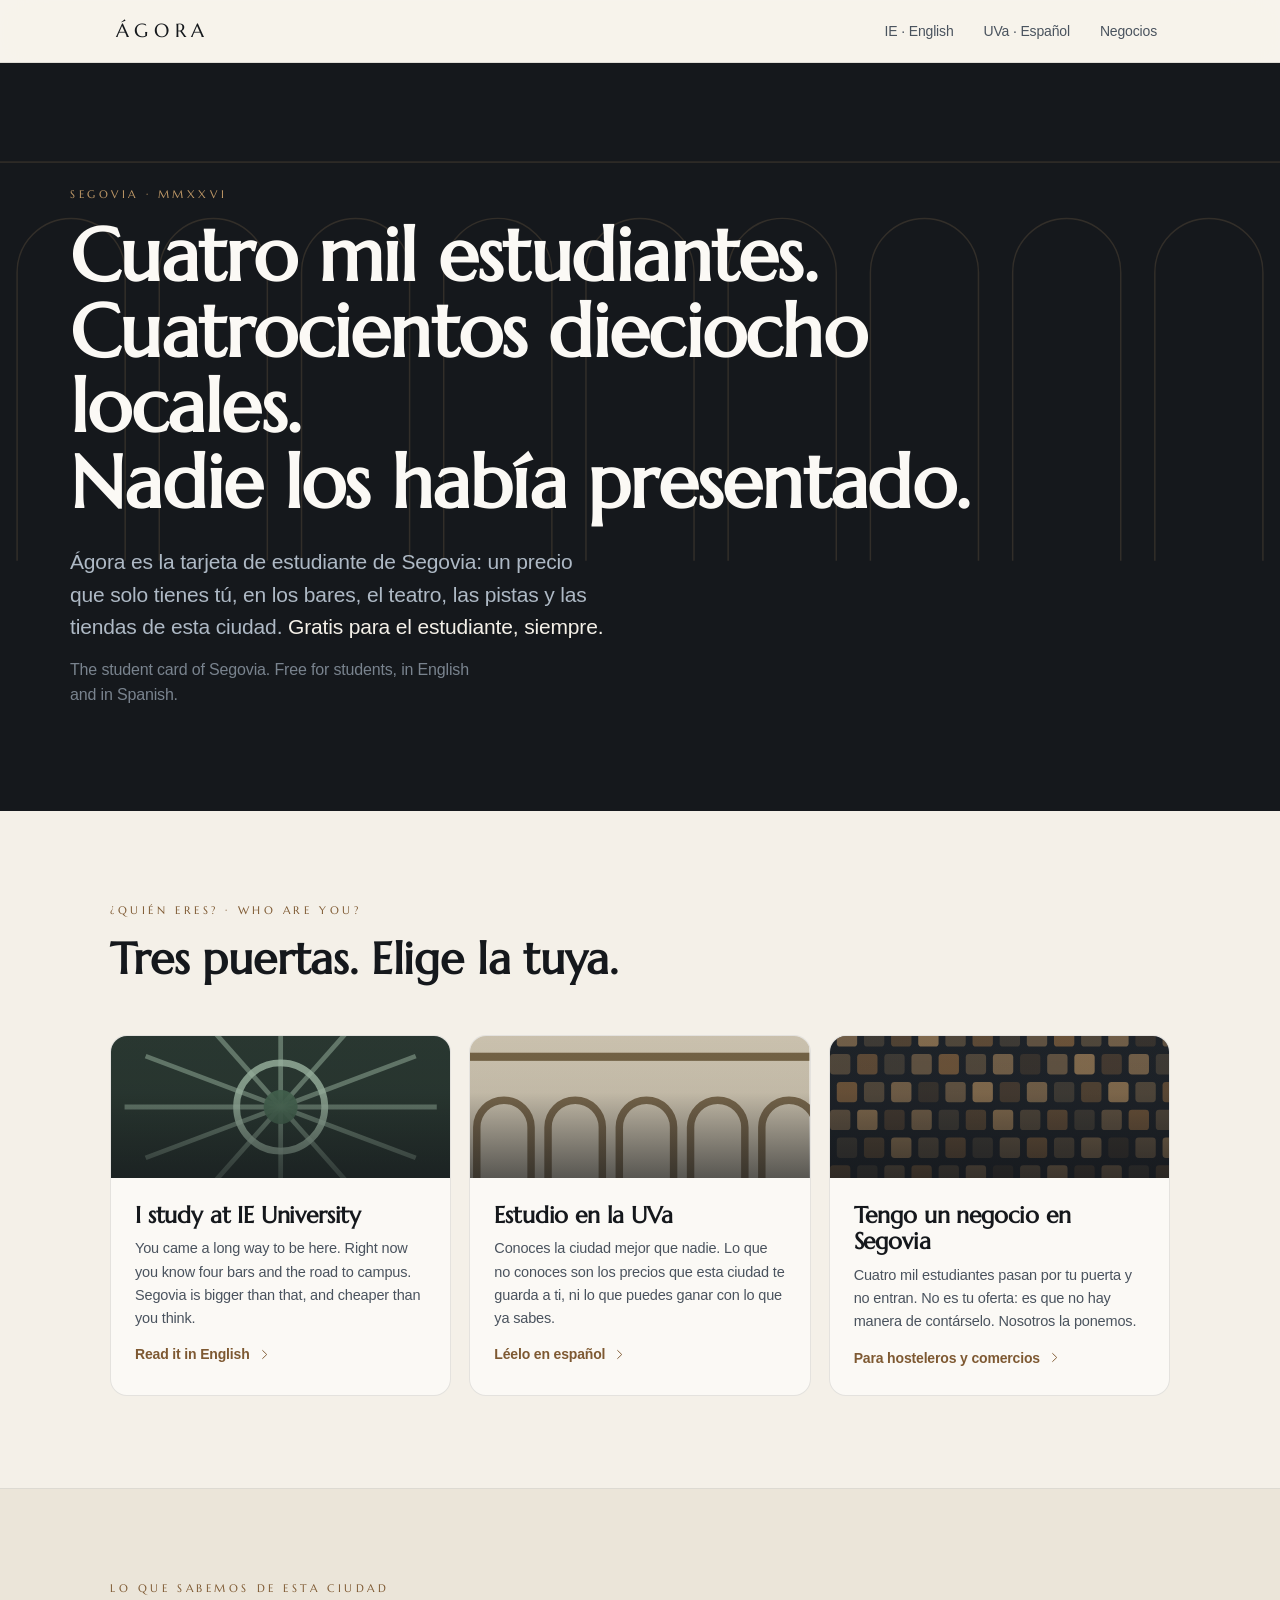
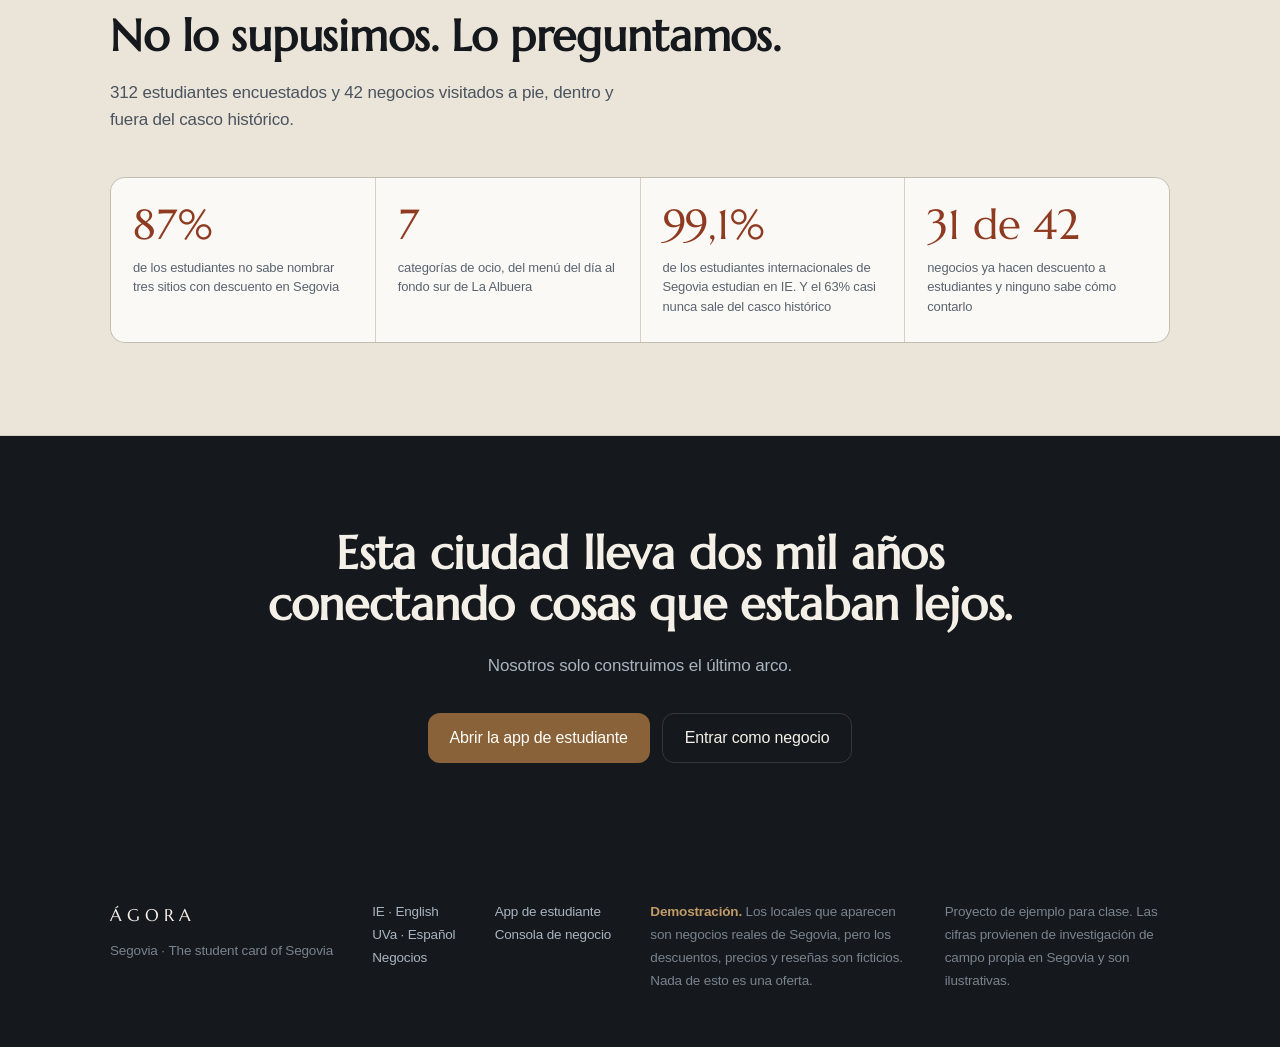
<file: web/index.html>
<!DOCTYPE html>
<html lang="es">
<head>
<meta charset="utf-8">
<meta name="viewport" content="width=device-width,initial-scale=1">
<meta name="theme-color" content="#15181C">
<title>Ágora · Segovia</title>
<meta name="description" content="Segovia tiene 4.000 estudiantes y 418 locales. Ágora los presenta.">
<link rel="stylesheet" href="/shared/theme.css">
<link rel="stylesheet" href="/site.css">
</head>
<body>

<nav class="nav"><div class="in">
  <a class="mark" href="/">ÁGORA</a>
  <div class="links">
    <a href="/en/">IE · English</a>
    <a href="/es/">UVa · Español</a>
    <a href="/negocios/">Negocios</a>
  </div>
</div></nav>

<header class="hero">
  <div class="art" data-arcade="1400,520,9"></div>
  <div class="in wrap">
    <div class="eyebrow">SEGOVIA · MMXXVI</div>
    <h1>Cuatro mil estudiantes.<br>Cuatrocientos dieciocho locales.<br>Nadie los había presentado.</h1>
    <p class="lede">Ágora es la tarjeta de estudiante de Segovia: un precio que solo tienes tú,
      en los bares, el teatro, las pistas y las tiendas de esta ciudad.
      <b>Gratis para el estudiante, siempre.</b></p>
    <p class="lede" style="font-size:16px;margin-top:14px;color:#79838E">
      The student card of Segovia. Free for students, in English and in Spanish.</p>
  </div>
</header>

<section class="band">
  <div class="wrap">
    <div class="eyebrow reveal">¿QUIÉN ERES? · WHO ARE YOU?</div>
    <h2 class="big reveal">Tres puertas. Elige la tuya.</h2>

    <div class="doors">
      <a class="door reveal" href="/en/">
        <span class="art" data-art="IE University" data-seed="a">
          <span class="lang">ENGLISH</span></span>
        <span class="meat">
          <h3>I study at IE University</h3>
          <p>You came a long way to be here. Right now you know four bars and the road
             to campus. Segovia is bigger than that, and cheaper than you think.</p>
          <span class="go">Read it in English <span data-icon="chevron"></span></span>
        </span>
      </a>

      <a class="door reveal" href="/es/">
        <span class="art" data-art="Universidad de Valladolid" data-seed="a">
          <span class="lang">ESPAÑOL</span></span>
        <span class="meat">
          <h3>Estudio en la UVa</h3>
          <p>Conoces la ciudad mejor que nadie. Lo que no conoces son los precios que
             esta ciudad te guarda a ti, ni lo que puedes ganar con lo que ya sabes.</p>
          <span class="go">Léelo en español <span data-icon="chevron"></span></span>
        </span>
      </a>

      <a class="door reveal" href="/negocios/">
        <span class="art" data-art="Bar La Muralla" data-seed="a">
          <span class="lang">ESPAÑOL</span></span>
        <span class="meat">
          <h3>Tengo un negocio en Segovia</h3>
          <p>Cuatro mil estudiantes pasan por tu puerta y no entran. No es tu oferta:
             es que no hay manera de contárselo. Nosotros la ponemos.</p>
          <span class="go">Para hosteleros y comercios <span data-icon="chevron"></span></span>
        </span>
      </a>
    </div>
  </div>
</section>

<section class="band stone">
  <div class="wrap">
    <div class="eyebrow reveal">LO QUE SABEMOS DE ESTA CIUDAD</div>
    <h2 class="big reveal">No lo supusimos. Lo preguntamos.</h2>
    <p class="sub reveal">312 estudiantes encuestados y 42 negocios visitados a pie,
      dentro y fuera del casco histórico.</p>
    <div class="figs reveal">
      <div class="f"><div class="n">87%</div><div class="k">de los estudiantes no sabe nombrar
        tres sitios con descuento en Segovia</div></div>
      <div class="f"><div class="n">7</div><div class="k">categorías de ocio, del menú del día
        al fondo sur de La Albuera</div></div>
      <div class="f"><div class="n">99,1%</div><div class="k">de los estudiantes internacionales
        de Segovia estudian en IE. Y el 63% casi nunca sale del casco histórico</div></div>
      <div class="f"><div class="n">31 de 42</div><div class="k">negocios ya hacen descuento
        a estudiantes y ninguno sabe cómo contarlo</div></div>
    </div>
  </div>
</section>

<section class="band ink">
  <div class="wrap close-cta">
    <h2>Esta ciudad lleva dos mil años conectando cosas que estaban lejos.</h2>
    <p class="sub" style="margin:22px auto 0">Nosotros solo construimos el último arco.</p>
    <div class="cta">
      <a class="btn btn--bronze" href="/student/" data-app="student">Abrir la app de estudiante</a>
      <a class="btn btn--quiet" href="/business/" data-app="business" style="color:var(--stone-01);border-color:var(--line-dark)">
        Entrar como negocio</a>
    </div>
  </div>
</section>

<footer class="foot"><div class="in wrap">
  <div><div class="mark">ÁGORA</div>
    <p style="margin-top:10px">Segovia · <span lang="en">The student card of Segovia</span></p></div>
  <div><a href="/en/">IE · English</a><br><a href="/es/">UVa · Español</a><br>
    <a href="/negocios/">Negocios</a></div>
  <div><a href="/student/" data-app="student">App de estudiante</a><br><a href="/business/" data-app="business">Consola de negocio</a></div>
  <div style="max-width:34ch"><b style="color:var(--bronze-hi)">Demostración.</b> Los locales que aparecen son negocios reales de Segovia, pero los descuentos, precios y reseñas son ficticios. Nada de esto es una oferta.</div>
  <div style="max-width:30ch">Proyecto de ejemplo para clase. Las cifras provienen de
    investigación de campo propia en Segovia y son ilustrativas.</div>
</div></footer>

<script src="/config.js"></script>
<script src="/shared/icons.js"></script>
<script src="/shared/art.js"></script>
<script src="/site.js"></script>
</body>
</html>
</file>
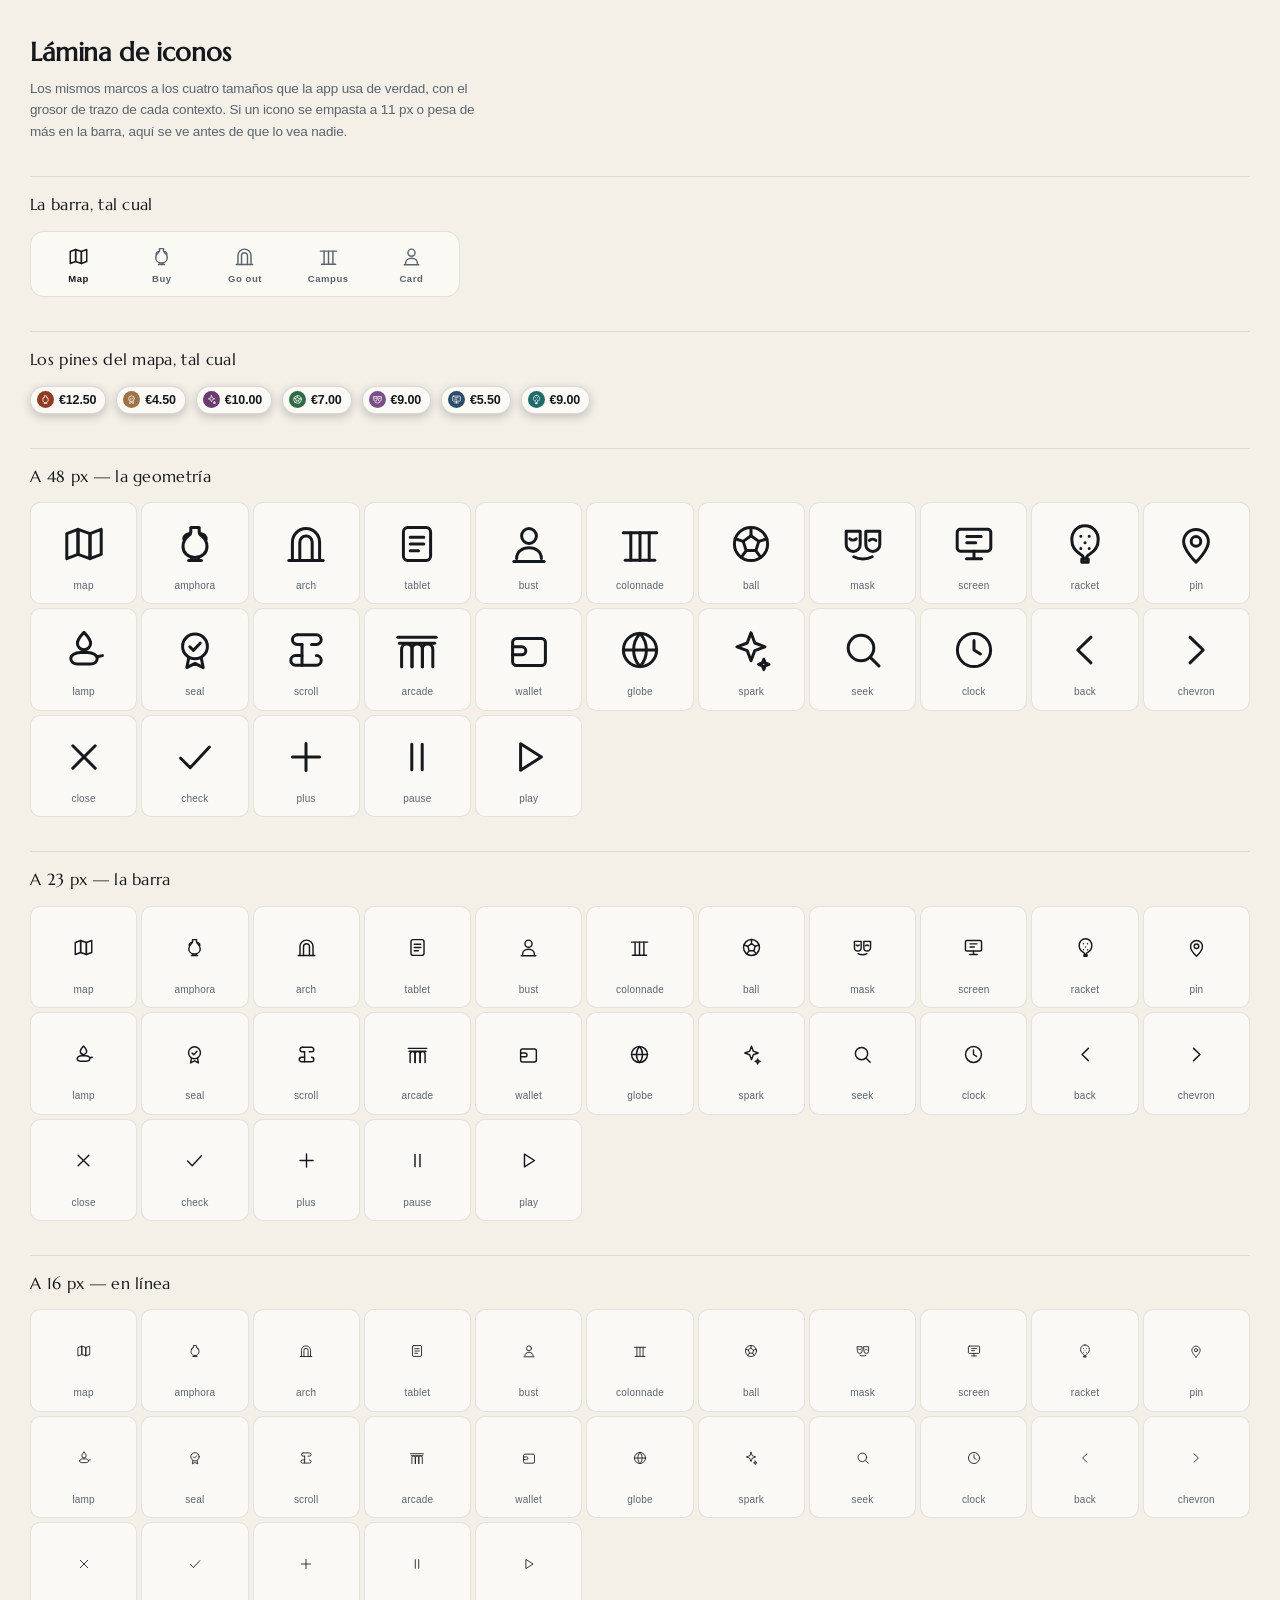
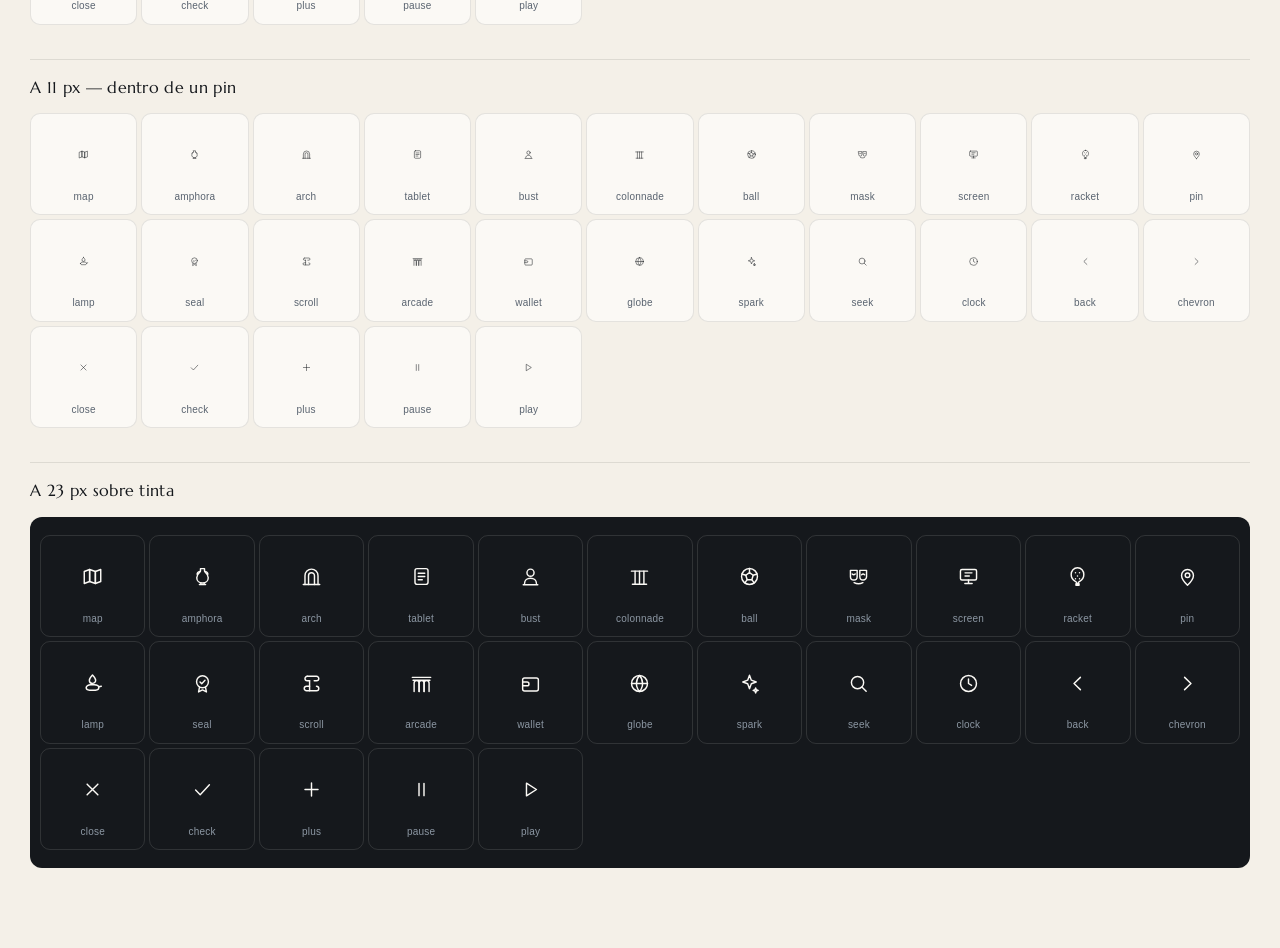
<file: web/_spec/index.html>
<!DOCTYPE html>
<html lang="es"><head><meta charset="utf-8">
<meta name="viewport" content="width=device-width,initial-scale=1">
<title>Ágora · lámina de iconos</title>
<link rel="stylesheet" href="/shared/theme.css">
<style>
  body{background:var(--stone-01);padding:34px 30px 80px}
  h1{font-family:var(--display);font-size:26px;margin:0 0 6px}
  p.lede{color:var(--ink-04);font-size:13.5px;margin:0 0 30px;max-width:62ch;line-height:1.6}
  h2{font-family:var(--display);font-size:16px;margin:34px 0 14px;font-weight:400;
     letter-spacing:.02em;border-top:1px solid var(--line);padding-top:16px}
  .grid{display:grid;grid-template-columns:repeat(auto-fill,minmax(104px,1fr));gap:4px}
  .cell{background:var(--stone-00);border:1px solid var(--line);border-radius:10px;
        padding:16px 8px 10px;text-align:center}
  .cell .n{font-size:10px;color:var(--ink-04);margin-top:10px;letter-spacing:.02em}
  /* the three real sizes the app uses, with their real stroke weights */
  .s23 svg{width:23px;height:23px;stroke-width:1.5}
  .s16 svg{width:16px;height:16px;stroke-width:1.3}
  .s11 svg{width:11px;height:11px;stroke-width:1.1}
  .s48 svg{width:48px;height:48px;stroke-width:1.5}
  .row{display:flex;align-items:center;justify-content:center;gap:14px;min-height:50px}
  /* on the ink, which is where the tab bar and the pins live */
  .dark{background:var(--ink-00);border-radius:12px;padding:18px 10px;color:var(--stone-00)}
  .dark .cell{background:transparent;border-color:rgba(244,240,232,.12)}
  .dark .cell .n{color:#8C97A3}
  /* a strip that mimics the tab bar exactly */
  .tabs{display:grid;grid-template-columns:repeat(5,1fr);background:rgba(251,249,245,.96);
        border:1px solid var(--line);border-radius:14px;padding:7px 6px;max-width:430px}
  .tabs b{display:flex;flex-direction:column;align-items:center;gap:4px;padding:6px 0 4px;
          color:var(--ink-04);font-weight:400}
  .tabs b svg{width:23px;height:23px;stroke-width:1.5}
  .tabs b .lb{font-size:9.5px;letter-spacing:.06em;font-weight:600}
  .tabs b.on{color:var(--ink-00)}
  /* a pin exactly as the map draws it */
  .pins{display:flex;gap:10px;flex-wrap:wrap;align-items:center}
  .pinb{display:inline-flex;align-items:center;gap:5px;padding:4px 9px 4px 6px;border-radius:999px;
        background:var(--stone-00);border:1px solid rgba(21,24,28,.14);
        box-shadow:0 3px 10px rgba(21,24,28,.22);white-space:nowrap;
        font-size:12.5px;font-weight:700;font-variant-numeric:tabular-nums;color:var(--ink-00)}
  .pinb .d{width:17px;height:17px;border-radius:50%;display:grid;place-items:center;color:#fff}
  .pinb .d svg{width:11px;height:11px;stroke-width:1.6}
</style></head><body>
<h1>Lámina de iconos</h1>
<p class="lede">Los mismos marcos a los cuatro tamaños que la app usa de verdad,
con el grosor de trazo de cada contexto. Si un icono se empasta a 11&nbsp;px o
pesa de más en la barra, aquí se ve antes de que lo vea nadie.</p>
<div id="out"></div>
<script src="/shared/icons.js"></script>
<script>
  const names = Object.keys(ICON);
  const sec = (title, cls, dark) =>
    `<h2>${title}</h2><div class="${dark ? 'dark' : ''}"><div class="grid">` +
    names.map(n => `<div class="cell ${cls}"><div class="row">${ICON[n]}</div>
      <div class="n">${n}</div></div>`).join('') + '</div></div>';

  document.getElementById('out').innerHTML =
    `<h2>La barra, tal cual</h2>
     <div class="tabs">
       ${[['map','Map',1],['amphora','Buy',0],['arch','Go out',0],
          ['colonnade','Campus',0],['bust','Card',0]].map(([i,l,on]) =>
         `<b class="${on?'on':''}">${ICON[i]}<span class="lb">${l}</span></b>`).join('')}
     </div>
     <h2>Los pines del mapa, tal cual</h2>
     <div class="pins">
       ${[['amphora','#8E3B22','€12.50'],['seal','#9C7246','€4.50'],
          ['spark','#6B3A6E','€10.00'],['ball','#2F6B46','€7.00'],
          ['mask','#7A4E86','€9.00'],['screen','#2C4C6B','€5.50'],
          ['racket','#1F6B6B','€9.00']].map(([i,c,p]) =>
         `<span class="pinb"><span class="d" style="background:${c}">${ICON[i]}</span>${p}</span>`).join('')}
     </div>` +
    sec('A 48 px — la geometría', 's48') +
    sec('A 23 px — la barra', 's23') +
    sec('A 16 px — en línea', 's16') +
    sec('A 11 px — dentro de un pin', 's11') +
    sec('A 23 px sobre tinta', 's23', true);
</script>
</body></html>
</file>
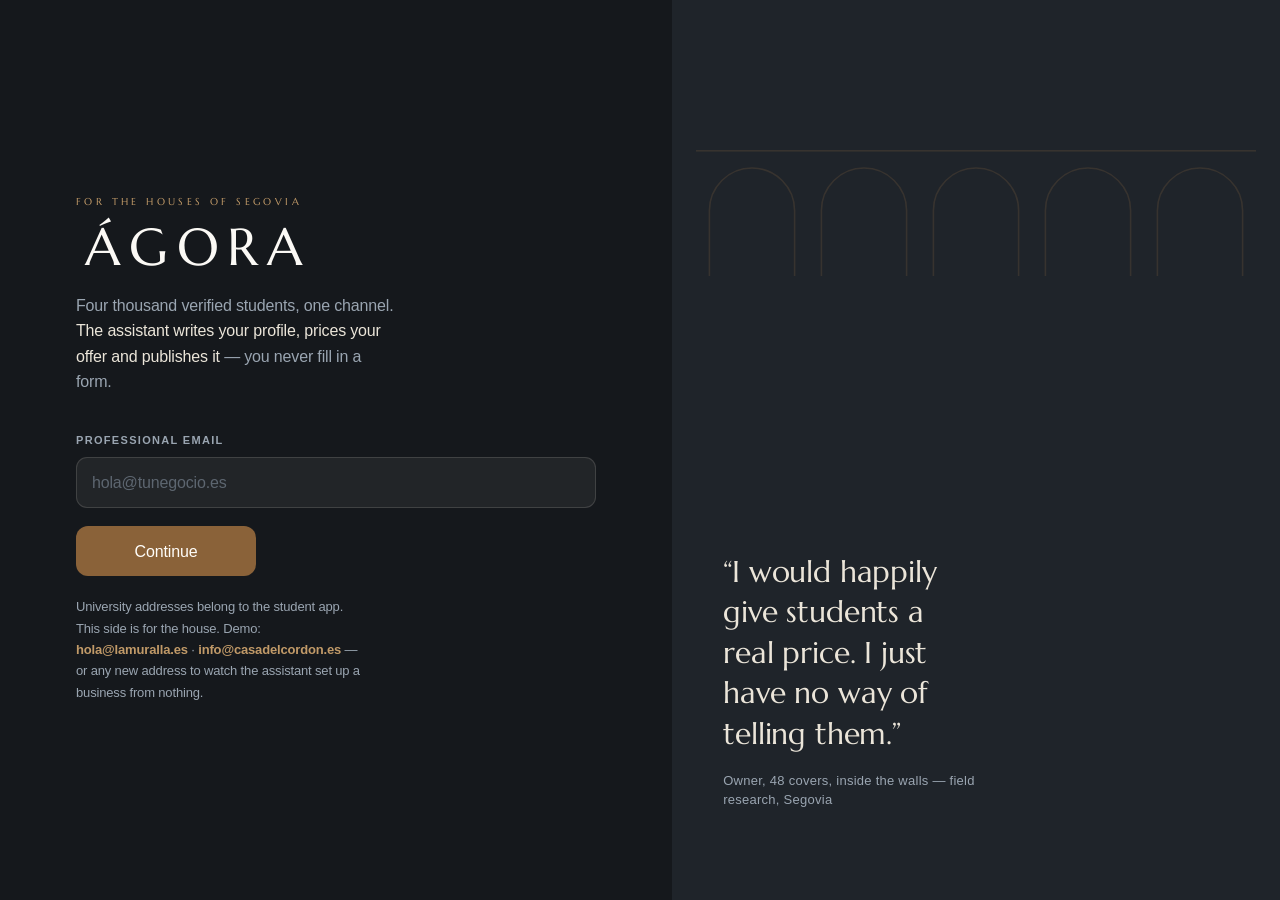
<file: web/business/index.html>
<!DOCTYPE html>
<html lang="en">
<head>
<meta charset="utf-8">
<meta name="viewport" content="width=device-width,initial-scale=1">
<meta name="theme-color" content="#15181C">
<title>Ágora · for the house</title>
<link rel="stylesheet" href="/shared/theme.css">
<style>
  body{background:var(--stone-01)}

  /* ----------------------------------------------------------------- gate */
  #gate{position:fixed;inset:0;z-index:50;background:var(--ink-00);color:var(--stone-00);
    display:grid;grid-template-columns:1.05fr .95fr}
  @media(max-width:900px){#gate{grid-template-columns:1fr}#gate .plate{display:none}}
  #gate .form{display:flex;flex-direction:column;justify-content:center;padding:48px clamp(28px,6vw,76px)}
  #gate .wm{font-family:var(--display);font-size:clamp(44px,5vw,52px);letter-spacing:.17em;
    padding-left:.17em;line-height:1;margin:14px 0 0}
  #gate .tag{color:var(--ink-04);font-size:16px;line-height:1.6;margin:20px 0 38px;max-width:36ch}
  #gate .tag b{color:var(--stone-02);font-weight:500}
  #gate .inp,#gate .codefield{background:rgba(244,240,232,.06);border-color:rgba(244,240,232,.14);
    color:var(--stone-00)}
  #gate .inp:focus,#gate .codefield:focus{border-color:var(--bronze-hi);background:rgba(244,240,232,.1)}
  #gate .inp::placeholder{color:#5D6670}
  #gate .lbl{color:var(--ink-04)}
  #gate .note{font-size:13px;color:var(--ink-04);line-height:1.65;margin:20px 0 0;max-width:40ch}
  #gate .note b{color:var(--bronze-hi);font-weight:600}
  .plate{position:relative;background:var(--ink-01);overflow:hidden;
    display:flex;flex-direction:column;justify-content:flex-end;padding:0 0 0 0}
  .plate .quote{padding:0 clamp(32px,4vw,60px) 10vh;max-width:40ch}
  .plate .quote p{font-family:var(--display);font-size:clamp(21px,2.4vw,30px);line-height:1.35;
    color:var(--stone-02)}
  .plate .quote .who{font-size:13px;color:var(--ink-04);margin:18px 0 0;letter-spacing:.02em}
  .plate .arcbg{position:absolute;left:0;right:0;top:14vh;color:var(--bronze);opacity:.9}
  .sent{border:1px solid rgba(244,240,232,.14);border-radius:12px;padding:15px 17px;margin:0 0 22px;
    font-size:13px;color:var(--ink-04);line-height:1.6;background:rgba(244,240,232,.04);max-width:34rem}
  .sent b{color:var(--stone-01);font-weight:500}
  .sent .big{font-family:var(--ui);font-variant-numeric:tabular-nums lining-nums;font-weight:600;font-size:25px;letter-spacing:.24em;color:var(--bronze-hi);
    display:block;margin:8px 0 2px}

  /* ---------------------------------------------------------------- shell */
  #shell{display:grid;grid-template-columns:252px 1fr;min-height:100vh}
  aside{background:var(--ink-00);color:var(--stone-02);display:flex;flex-direction:column;
    padding:22px 14px 16px;position:sticky;top:0;height:100vh}
  aside .brand{padding:4px 12px 2px;font-family:var(--display);font-size:18px;letter-spacing:.3em}
  aside .forwhom{padding:0 12px 24px;margin-top:7px}
  aside nav{display:flex;flex-direction:column;gap:2px}
  aside nav button{display:flex;align-items:center;gap:12px;padding:11px 12px;border-radius:10px;
    color:#9BA5B1;font-size:14px;font-weight:500;text-align:left;width:100%;
    transition:background .16s var(--tap),color .16s var(--tap)}
  aside nav button svg{stroke-width:1.4;width:19px;height:19px;flex:0 0 auto;opacity:.9}
  aside nav button:active{background:rgba(244,240,232,.09)}
  aside nav button[aria-current="true"]{background:rgba(244,240,232,.08);color:var(--stone-00)}
  aside nav button[aria-current="true"] svg{color:var(--bronze-hi)}
  aside .pip{margin-left:auto;background:var(--bronze);color:#fff;font-size:11px;font-weight:700;
    min-width:19px;height:19px;border-radius:999px;display:grid;place-items:center;padding:0 5px}
  aside .foot{margin-top:auto;padding-top:16px;border-top:1px solid var(--line-dark)}
  aside .who{padding:4px 12px 12px;font-size:12px;color:var(--ink-04);line-height:1.5}
  aside .who b{display:block;color:var(--stone-01);font-size:13px;font-weight:600;margin-bottom:2px}

  main{padding:40px clamp(24px,4vw,52px) 80px;max-width:1240px}
  .page-head{margin:0 0 32px}
  .page-head h1{font-family:var(--display);font-size:36px;line-height:1.05;margin:10px 0 0}
  .page-head .sub{color:var(--ink-04);font-size:15px;margin:10px 0 0;max-width:56ch;line-height:1.55}

  /* ---------------------------------------------------------------- stats */
  .stats{display:grid;grid-template-columns:repeat(4,1fr);gap:1px;background:var(--line);
    border:1px solid var(--line);border-radius:14px;overflow:hidden;margin:0 0 34px}
  .stats .s{background:var(--stone-00);padding:20px 22px}
  .stats .s .k{font-size:11px;text-transform:uppercase;letter-spacing:.11em;color:var(--ink-04);
    font-weight:600}
  .stats .s .v{font-family:var(--ui);font-variant-numeric:tabular-nums lining-nums;font-weight:600;font-size:36px;line-height:1.1;margin:10px 0 0}
  .stats .s .v.coin{color:var(--oxblood)}
  .stats .s .n{font-size:12px;color:var(--ink-04);margin:6px 0 0}
  @media(max-width:1000px){.stats{grid-template-columns:repeat(2,1fr)}}

  .panel{background:var(--stone-00);border:1px solid var(--line);border-radius:14px;padding:24px}
  .panel h3{font-family:var(--display);font-size:21px;margin:0 0 4px}
  .panel .ph{font-size:13px;color:var(--ink-04);margin:0 0 16px}
  .cols2{display:grid;grid-template-columns:1fr 1fr;gap:18px;margin:0 0 34px}
  .cols3{display:grid;grid-template-columns:repeat(3,1fr);gap:18px}
  @media(max-width:1000px){.cols2,.cols3{grid-template-columns:1fr}}

  .kv{display:flex;justify-content:space-between;align-items:baseline;padding:11px 0;
    border-bottom:1px solid var(--line-soft);font-size:14px}
  .kv:last-child{border-bottom:0}
  .kv .k{color:var(--ink-03)}
  .kv .v{font-weight:600;font-variant-numeric:tabular-nums}

  table{width:100%;border-collapse:collapse;font-size:14px}
  thead th{text-align:left;font-size:10px;text-transform:uppercase;letter-spacing:.12em;
    color:var(--ink-04);font-weight:700;padding:0 14px 11px}
  tbody td{padding:14px;border-top:1px solid var(--line-soft);vertical-align:middle}

  td.num{text-align:right;font-variant-numeric:tabular-nums}

  /* ------------------------------------------------------------ assistant */
  .lab{display:grid;grid-template-columns:1.15fr .85fr;gap:20px;align-items:start}
  @media(max-width:1060px){.lab{grid-template-columns:1fr}}

  /* The console had breakpoints for every grid inside it and none for the
     shell that holds them, so the 252px sidebar kept its full width all the
     way down: in a 576px window it left 276px of content and the assistant's
     messages wrapped at ten characters a line, with the reply field cut off at
     the edge. Below the width where a column of navigation stops earning its
     space, it becomes a bar across the top and the nav scrolls sideways. */
  @media(max-width:860px){
    #shell{grid-template-columns:1fr;grid-template-rows:auto 1fr}
    aside{height:auto;position:sticky;top:0;z-index:30;padding:10px 16px;
      display:grid;grid-template-columns:auto 1fr auto;align-items:center;column-gap:16px;
      border-bottom:1px solid var(--line-dark)}
    aside .brand{padding:0;font-size:16px}
    aside .forwhom{display:none}
    aside nav{flex-direction:row;gap:4px;overflow-x:auto;scrollbar-width:none;
      -webkit-overflow-scrolling:touch}
    aside nav::-webkit-scrollbar{display:none}
    aside nav button{flex:0 0 auto;width:max-content;min-width:0;padding:8px 11px;gap:8px;white-space:nowrap}
    aside .foot{margin-top:0;padding-top:0;border-top:0;display:flex;align-items:center;gap:10px}
    aside .who{display:none}
    main{padding:24px 18px 64px}
  }
  /* Narrower still, the labels go and the marks carry the nav on their own. */
  @media(max-width:620px){
    aside nav button .lb{display:none}
    aside nav button{padding:8px 9px}
  }
  .talk{background:var(--stone-00);border:1px solid var(--line);border-radius:14px;
    display:flex;flex-direction:column;height:min(70vh,620px)}
  .thread{flex:1;overflow-y:auto;padding:22px;display:flex;flex-direction:column;gap:14px}
  .bub{max-width:82%;padding:13px 16px;font-size:14px;line-height:1.58;white-space:pre-wrap;
    border-radius:14px;animation:rise .4s var(--ease) both}
  .bub.assistant{background:var(--stone-01);border:1px solid var(--line-soft);
    border-bottom-left-radius:5px;align-self:flex-start}
  .bub.business{background:var(--ink-00);color:var(--stone-00);border-bottom-right-radius:5px;
    align-self:flex-end}
  .quick{display:flex;flex-wrap:wrap;gap:8px;padding:0 22px 14px}
  .quick button{border:1px solid var(--bronze);color:var(--bronze-lo);background:transparent;
    border-radius:999px;padding:8px 15px;font-size:13px;font-weight:500;
    transition:background .16s var(--tap),color .16s var(--tap)}
  .quick button:active{transform:var(--press-ctl)}
  .say{display:flex;gap:10px;padding:14px 18px;border-top:1px solid var(--line)}
  .say .inp{min-height:46px}
  .draft{background:var(--ink-00);color:var(--stone-01);border-radius:14px;padding:24px;
    position:relative;overflow:hidden}
  .draft h4{font-family:var(--display);font-size:21px;margin:12px 0 4px;color:var(--stone-00)}
  .draft .es{font-size:13px;color:var(--ink-04);margin:0 0 18px}
  .draft .ln{display:flex;justify-content:space-between;padding:9px 0;font-size:13px;
    border-bottom:1px solid var(--line-dark)}
  .draft .ln:last-of-type{border-bottom:0}
  .draft .ln .k{color:var(--ink-04)}
  .draft .ln .v{font-variant-numeric:tabular-nums}
  .draft .ln.hi .v{color:var(--bronze-hi);font-weight:600}
  .draft .warn{margin:16px 0 0;padding:12px 14px;border-radius:10px;font-size:13px;line-height:1.55;
    background:rgba(142,59,34,.2);color:#E8A892}
  .draft .prose{margin:18px 0 0;font-size:13px;line-height:1.65;color:#B4BDC7}
  .draft .prose b{display:block;color:var(--bronze-hi);font-size:10px;letter-spacing:.14em;
    text-transform:uppercase;margin:0 0 5px;font-weight:600}
  .draft .wm{position:absolute;left:0;right:0;bottom:-2px;color:var(--bronze-hi);opacity:.9}

  /* ----------------------------------------------------------------- till */
  .till{max-width:430px}
  .till .codefield{font-size:36px;min-height:76px}
  .result{margin:18px 0 0;border-radius:12px;padding:18px 20px;border:1px solid var(--line);
    background:var(--stone-00);animation:rise .4s var(--ease) both}
  .result.good{border-color:rgba(74,107,85,.35);background:rgba(74,107,85,.07)}
  .result.bad{border-color:rgba(142,59,34,.3);background:rgba(142,59,34,.06)}
  .result .big{font-family:var(--display);font-size:21px;margin:0 0 4px}

  #toast{position:fixed;left:50%;bottom:30px;transform:translate(-50%,14px);z-index:70;
    background:var(--ink-00);color:var(--stone-00);padding:13px 19px;border-radius:12px;
    font-size:14px;opacity:0;pointer-events:none;display:flex;align-items:center;gap:10px;
    transition:opacity .22s var(--ease),transform .22s var(--ease);
    box-shadow:0 16px 40px rgba(21,24,28,.28)}
  #toast.on{opacity:1;transform:translate(-50%,0)}
  #toast svg{stroke-width:1.4;width:17px;height:17px;color:var(--bronze-hi)}
  #toast.bad svg{color:#E08E72}

  /* The console is used on a laptop, so it does get hover — but behind the
     guard, so a tap on a tablet does not leave the state stuck on. */
  @media (hover:hover) and (pointer:fine){
    aside nav button:hover{background:rgba(244,240,232,.05);color:var(--stone-01)}
    tbody tr:hover{background:var(--stone-01)}
    .quick button:hover{background:var(--bronze);color:#FFFDF9}
  }
</style>
</head>
<body>
<section id="gate" class="on-ink">
  <div class="form">
    <div class="inscript">FOR THE HOUSES OF SEGOVIA</div>
    <div class="wm">ÁGORA</div>
    <p class="tag">Four thousand verified students, one channel.
      <b>The assistant writes your profile, prices your offer and publishes it</b> — you never
      fill in a form.</p>
    <div id="g1" style="max-width:34rem">
      <label class="field"><span class="lbl">Professional email</span>
        <input class="inp" id="email" type="email" inputmode="email" autocomplete="email"
               autocapitalize="off" spellcheck="false" placeholder="hola@tunegocio.es">
        <span class="msg"></span></label>
      <button class="btn btn--bronze" id="send" style="min-width:180px">Continue</button>
      <p class="note">University addresses belong to the student app. This side is for the house.
        Demo: <b>hola@lamuralla.es</b> · <b>info@casadelcordon.es</b> — or any new address to watch
        the assistant set up a business from nothing.</p>
    </div>
    <div id="g2" class="hide" style="max-width:34rem">
      <div class="sent" id="sent"></div>
      <label class="field"><span class="lbl">Six digits</span>
        <input class="codefield" id="code" inputmode="numeric" maxlength="6" placeholder="······">
        <span class="msg"></span></label>
      <label class="field hide" id="nameWrap"><span class="lbl">Name of the house</span>
        <input class="inp" id="name" placeholder="Bar La Muralla"></label>
      <button class="btn btn--bronze" id="verify" style="min-width:180px">Enter</button>
      <button class="btn btn--plain" id="again">Use another address</button>
    </div>
  </div>
  <div class="plate">
    <div class="arcbg" id="plateArc"></div>
    <div class="quote">
      <p>“I would happily give students a real price. I just have no way of
         telling them.”</p>
      <div class="who">Owner, 48 covers, inside the walls — field research, Segovia</div>
    </div>
  </div>
</section>

<div id="shell" class="hide">
  <aside>
    <div class="brand">ÁGORA</div>
    <div class="forwhom inscript dim">FOR THE HOUSE</div>
    <nav id="nav"></nav>
    <div class="foot">
      <div class="who" id="who"></div>
      <button class="btn btn--plain" id="out" style="padding-left:12px">Sign out</button>
    </div>
  </aside>
  <main id="view"></main>
</div>
<div id="toast"></div>
<script src="/shared/icons.js"></script>
<script src="/shared/api.js"></script>
<script src="app.js"></script>
</body>
</html>
</file>
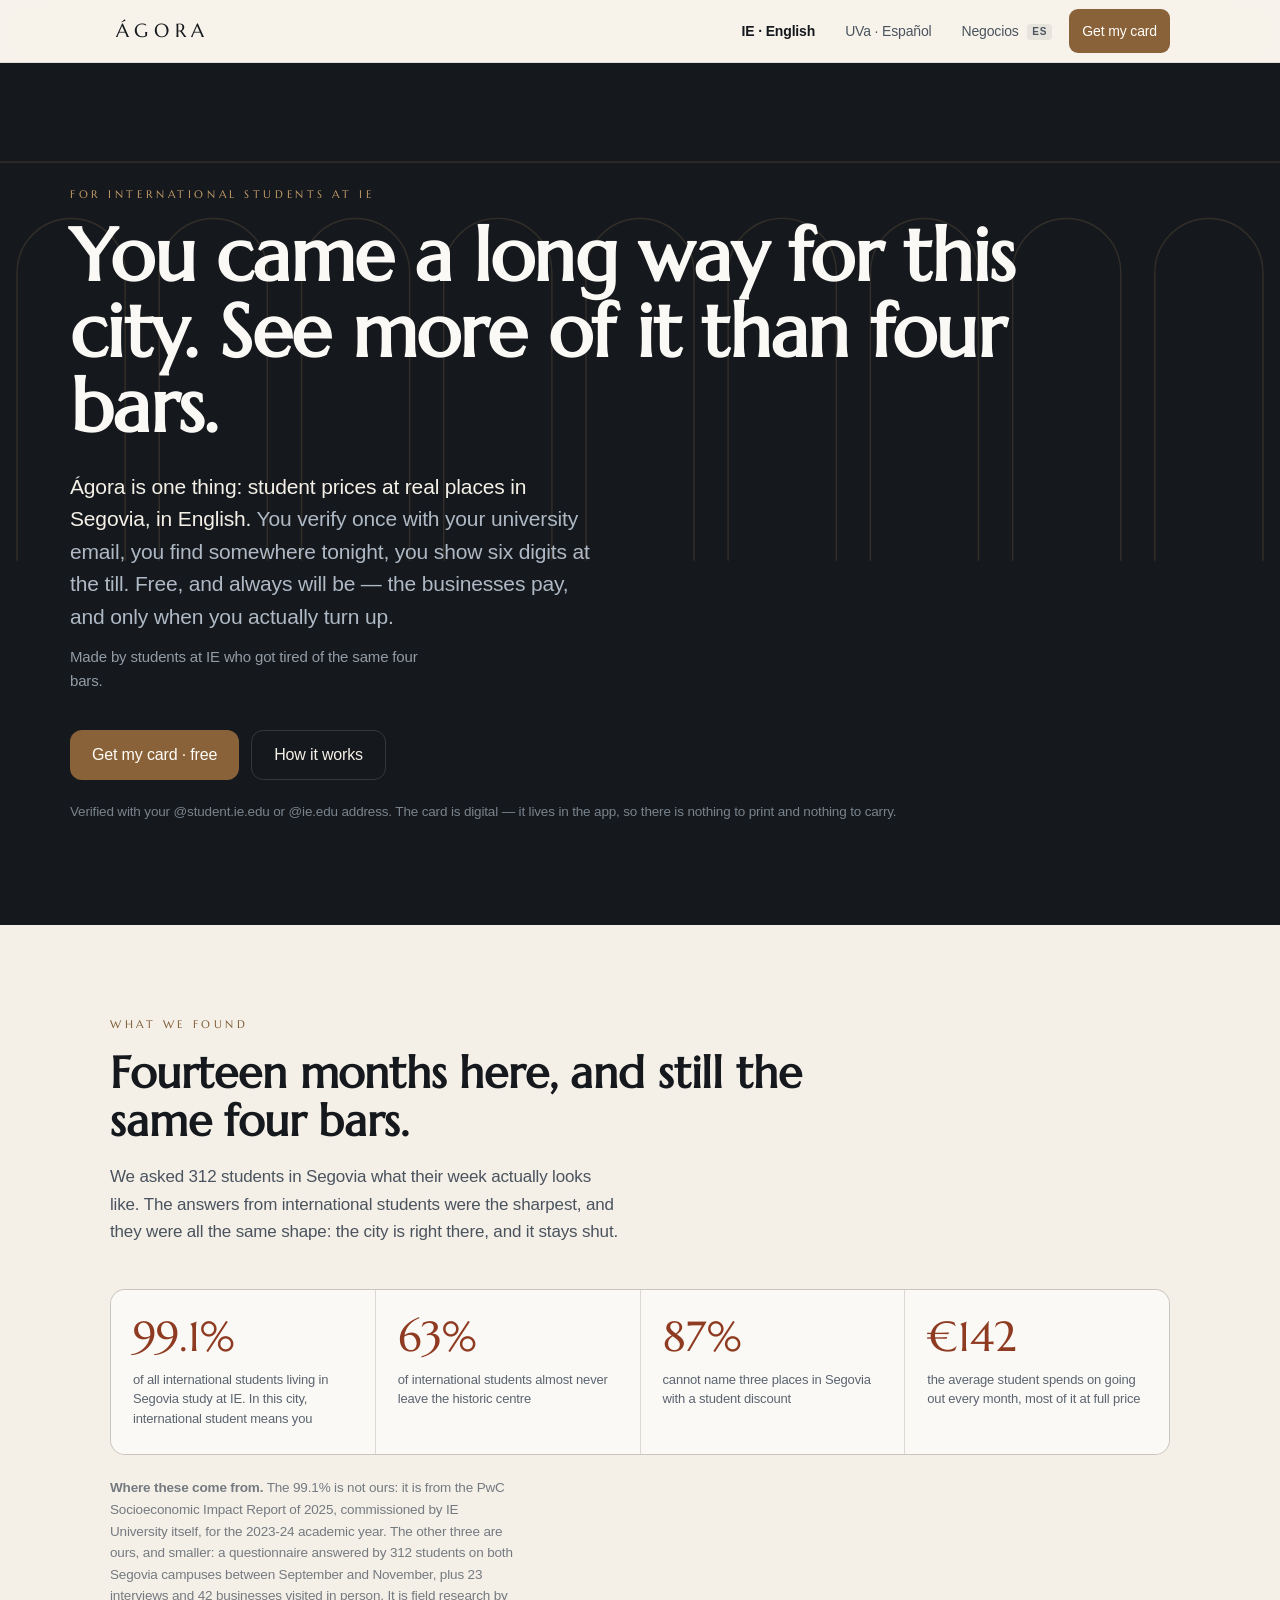
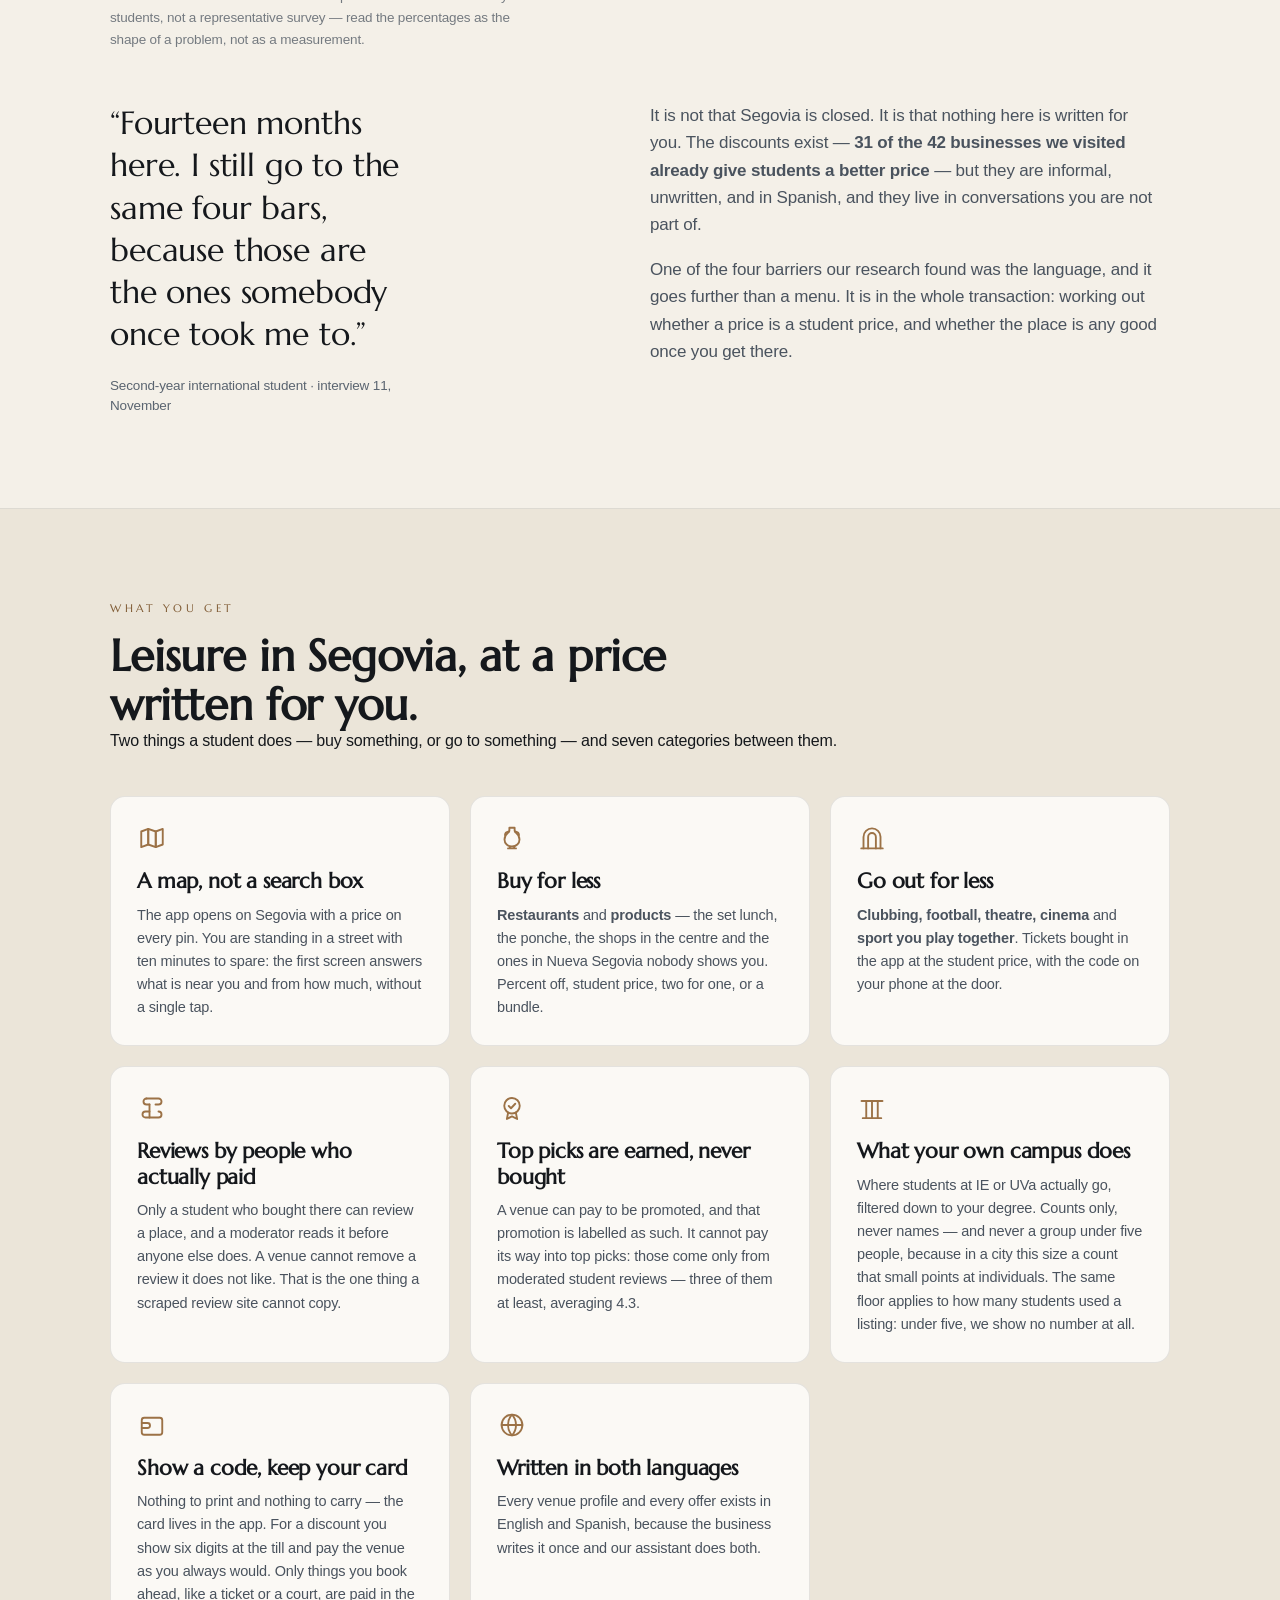
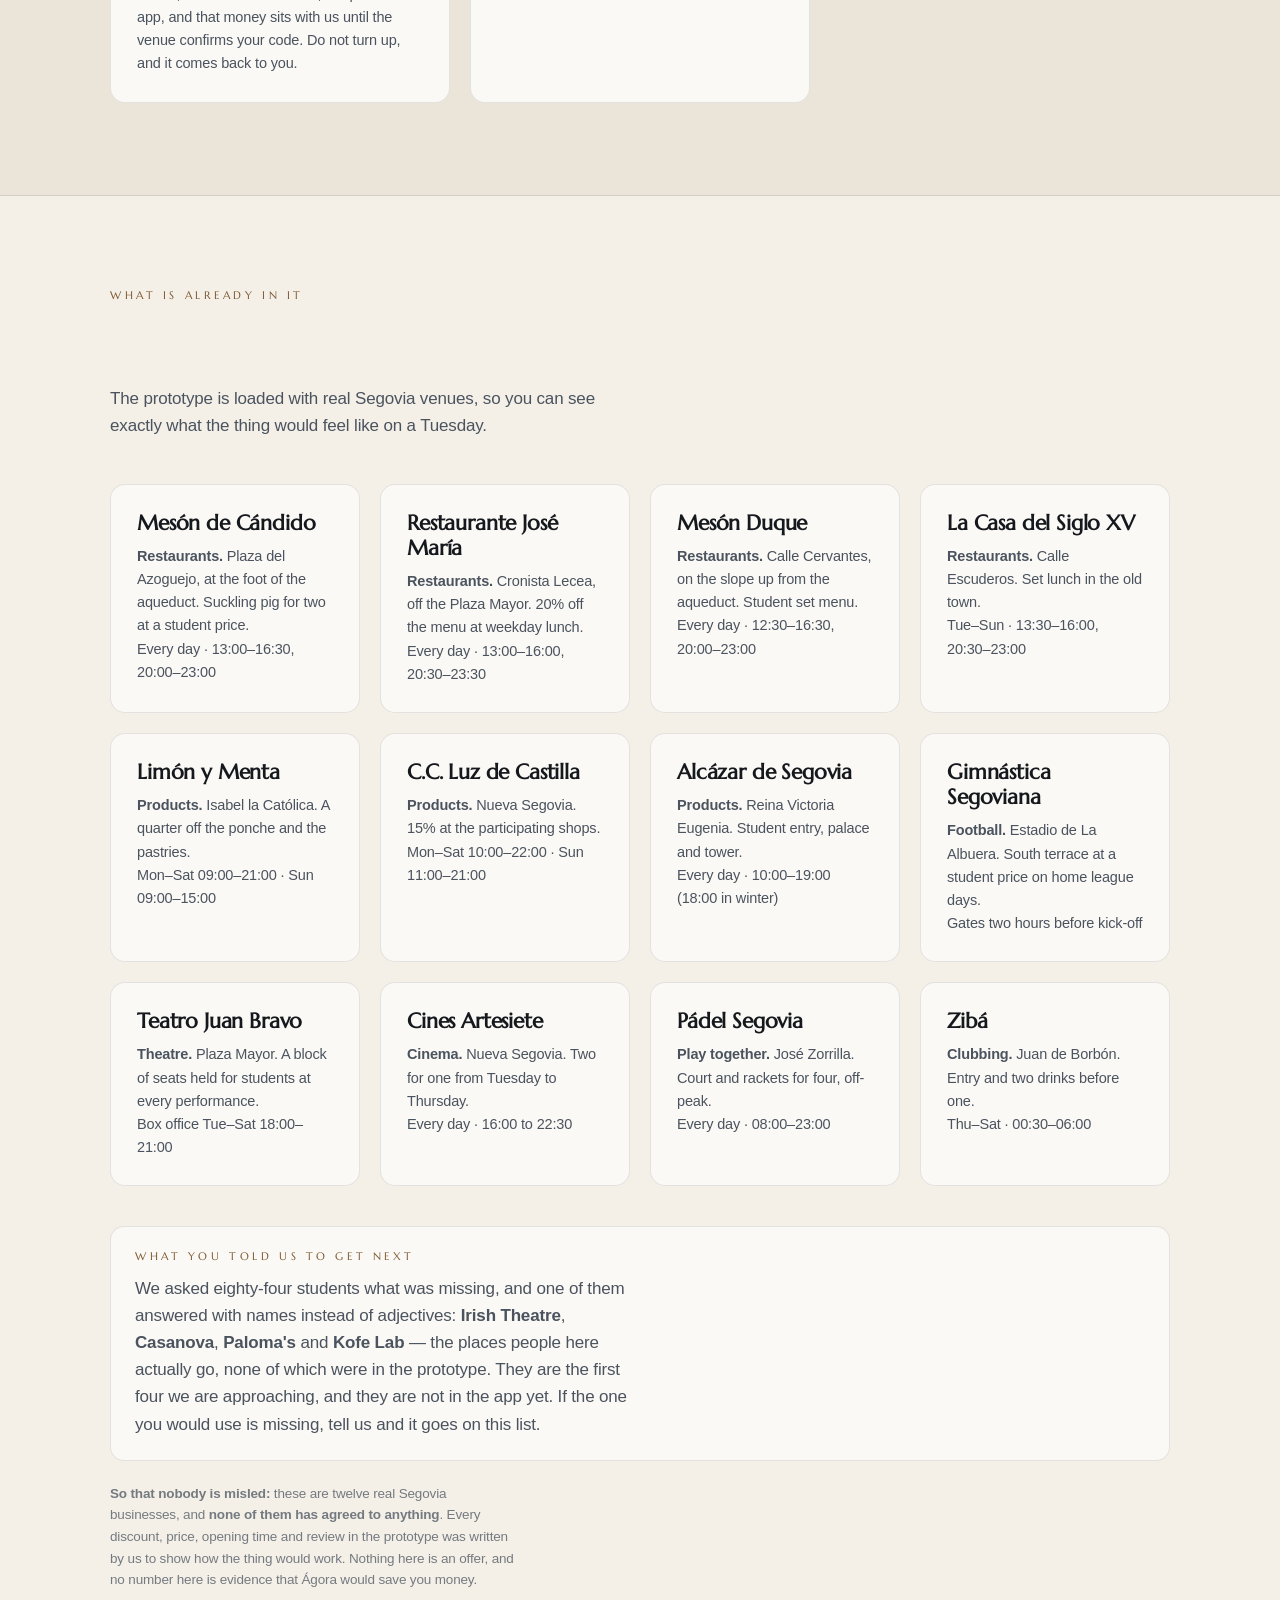
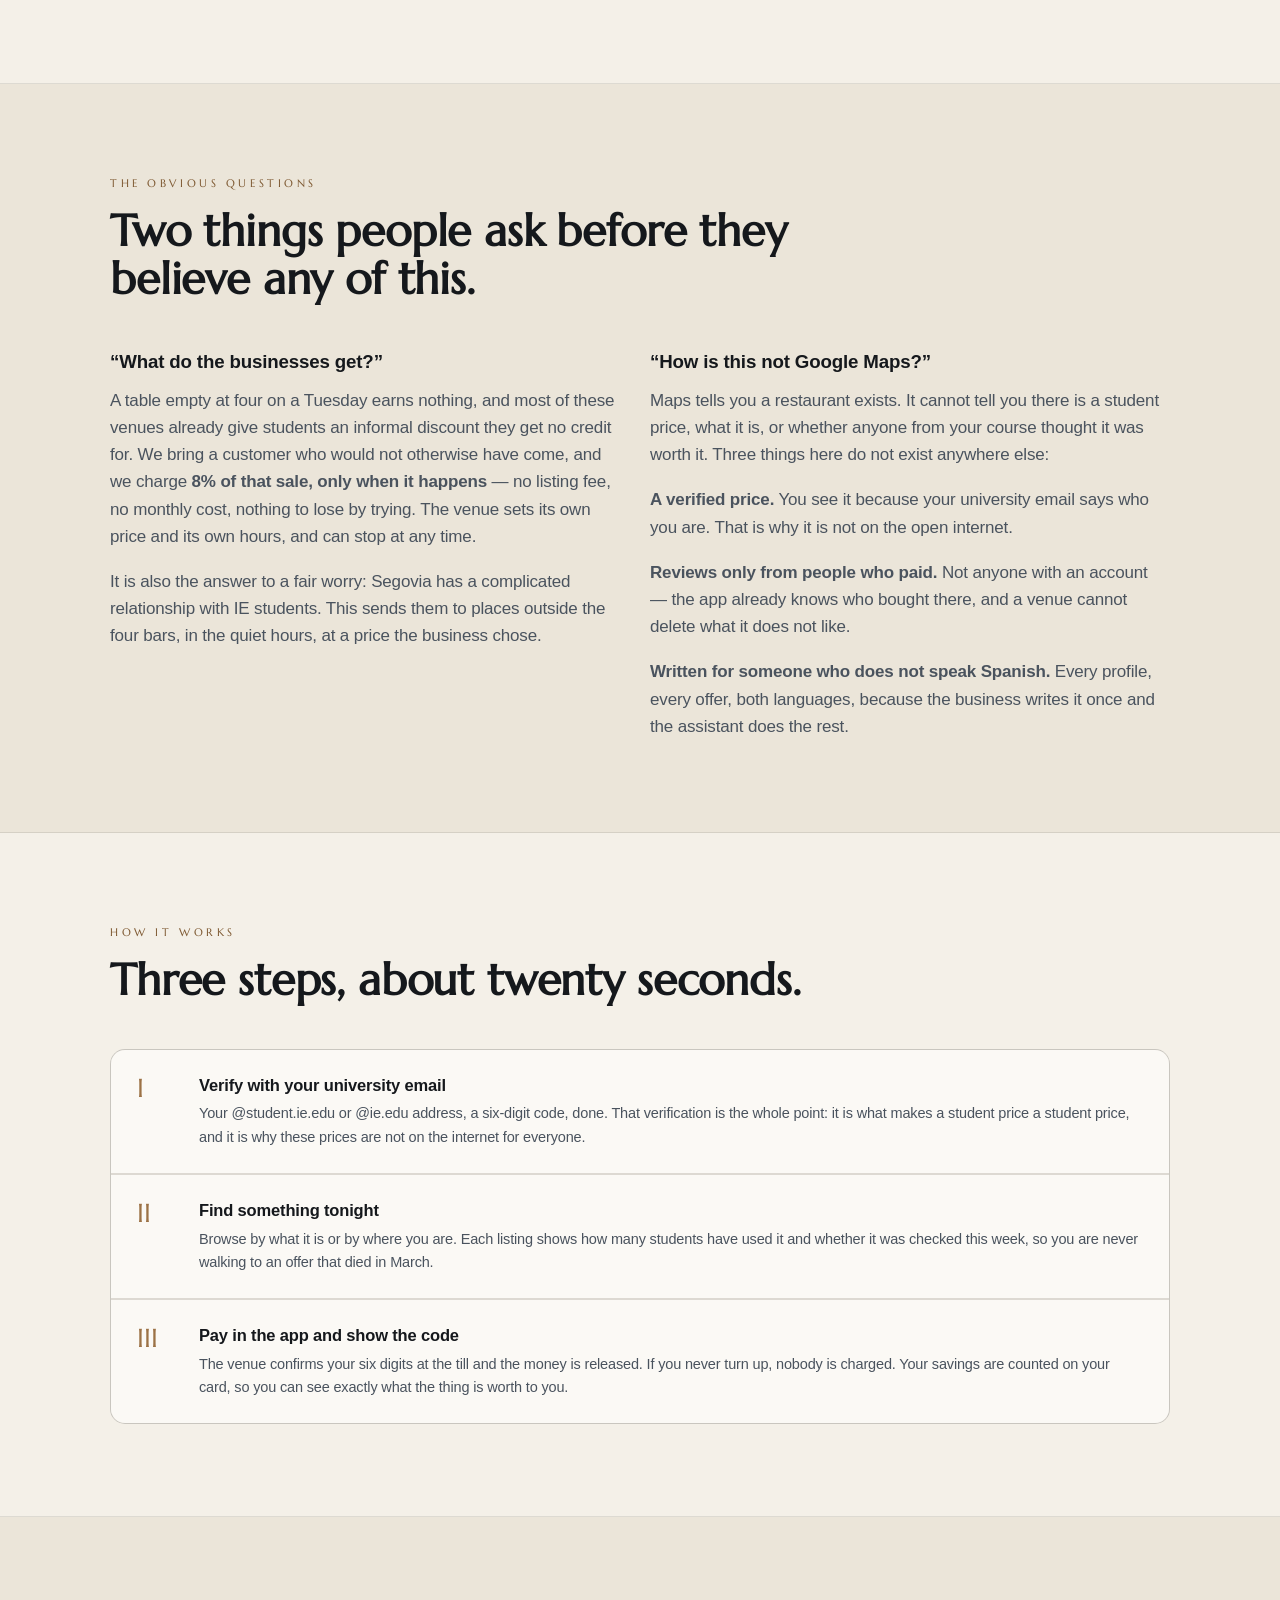
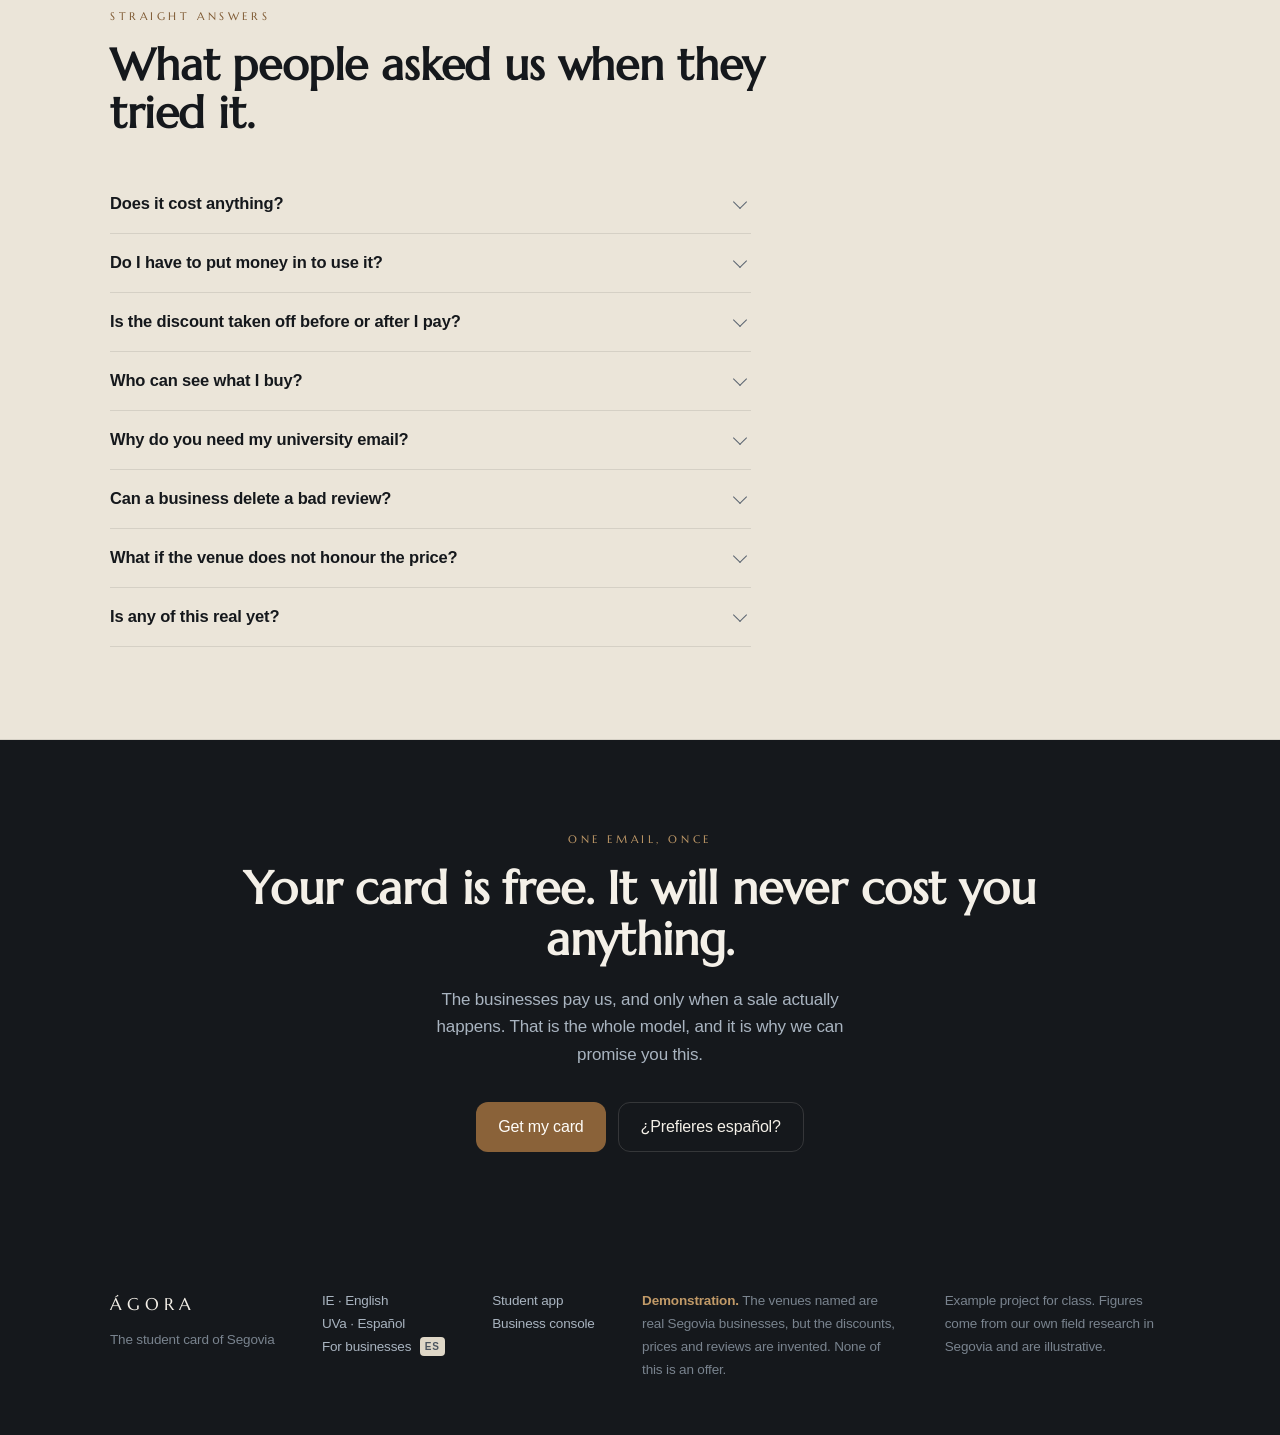
<file: web/en/index.html>
<!DOCTYPE html>
<html lang="en">
<head>
<meta charset="utf-8">
<meta name="viewport" content="width=device-width,initial-scale=1">
<meta name="theme-color" content="#15181C">
<title>Ágora · for international students at IE</title>
<meta name="description" content="The student card of Segovia. Student prices across the city, in English, free for verified students.">
<link rel="stylesheet" href="/shared/theme.css">
<link rel="stylesheet" href="/site.css">
</head>
<body>

<nav class="nav"><div class="in">
  <a class="mark" href="/">ÁGORA</a>
  <div class="links">
    <a href="/en/" aria-current="page">IE · English</a>
    <a href="/es/">UVa · Español</a>
    <a href="/negocios/" class="hide-sm" title="En español — para hosteleros de Segovia">Negocios <span class="lang-tag">ES</span></a>
    <a href="/student/" data-app="student" class="btn btn--bronze btn--sm" style="color:#FFFDF9">Get my card</a>
  </div>
</div></nav>

<header class="hero">
  <div class="art" data-arcade="1400,520,9"></div>
  <div class="in wrap">
    <div class="eyebrow">FOR INTERNATIONAL STUDENTS AT IE</div>
    <h1>You came a long way for this city. See more of it than four bars.</h1>
    <!-- Rewritten after testing. Readers reached the bottom of the old page
         still unsure whether this was a discount card, a payments app or a city
         guide, and several said the point arrived too far down. One sentence,
         first, saying the one thing it is. -->
    <p class="lede"><b>Ágora is one thing: student prices at real places in Segovia, in English.</b>
      You verify once with your university email, you find somewhere tonight, you show six digits
      at the till. Free, and always will be — the businesses pay, and only when you actually turn up.</p>
    <p class="lede" style="font-size:15px;opacity:.82;margin-top:12px">Made by students at IE who
      got tired of the same four bars.</p>
    <div class="cta">
      <a class="btn btn--bronze" href="/student/" data-app="student">Get my card · free</a>
      <a class="btn btn--quiet" href="#how" style="color:var(--stone-01);border-color:var(--line-dark)">
        How it works</a>
    </div>
    <p class="fine">Verified with your @student.ie.edu or @ie.edu address. The card is digital —
      it lives in the app, so there is nothing to print and nothing to carry.</p>
  </div>
</header>

<section class="band">
  <div class="wrap">
    <div class="eyebrow reveal">WHAT WE FOUND</div>
    <h2 class="big reveal">Fourteen months here, and still the same four bars.</h2>
    <p class="sub reveal">We asked 312 students in Segovia what their week actually looks like.
      The answers from international students were the sharpest, and they were all the same shape:
      the city is right there, and it stays shut.</p>

    <div class="figs reveal">
      <div class="f"><div class="n">99.1%</div><div class="k">of all international students living
        in Segovia study at IE. In this city, international student means you</div></div>
      <div class="f"><div class="n">63%</div><div class="k">of international students almost never
        leave the historic centre</div></div>
      <div class="f"><div class="n">87%</div><div class="k">cannot name three places in Segovia
        with a student discount</div></div>
      <div class="f"><div class="n">€142</div><div class="k">the average student spends on going out
        every month, most of it at full price</div></div>
    </div>
    <!-- Testers asked for the sample and the method, and asked us to keep our
         own numbers visibly apart from the university's. Both, plainly. -->
    <p class="sub reveal" style="font-size:13.5px;margin-top:22px;opacity:.75">
      <b>Where these come from.</b> The 99.1% is not ours: it is from the PwC Socioeconomic Impact
      Report of 2025, commissioned by IE University itself, for the 2023-24 academic year.
      The other three are ours, and smaller: a questionnaire answered by 312 students on both
      Segovia campuses between September and November, plus 23 interviews and 42 businesses
      visited in person. It is field research by students, not a representative survey — read
      the percentages as the shape of a problem, not as a measurement.</p>

    <div class="grid g2" style="margin-top:52px">
      <div class="quote reveal">
        <p>“Fourteen months here. I still go to the same four bars, because those are the ones
          somebody once took me to.”</p>
        <div class="who">Second-year international student · interview 11, November</div>
      </div>
      <div class="reveal">
        <p class="sub" style="margin:0">It is not that Segovia is closed. It is that nothing here
          is written for you. The discounts exist — <b>31 of the 42 businesses we visited already
          give students a better price</b> — but they are informal, unwritten, and in Spanish, and
          they live in conversations you are not part of.</p>
        <p class="sub">One of the four barriers our research found was the language, and it goes
          further than a menu. It is in the whole transaction: working out whether a price is a
          student price, and whether the place is any good once you get there.</p>
      </div>
    </div>
  </div>
</section>

<section class="band stone">
  <div class="wrap">
    <div class="eyebrow reveal">WHAT YOU GET</div>
    <h2 class="big reveal">Leisure in Segovia, at a price written for you.</h2>
    <p class="lede reveal">Two things a student does — buy something, or go to something —
      and seven categories between them.</p>
    <div class="grid g3">
      <div class="tile reveal"><div class="ic" data-icon="map"></div>
        <h3>A map, not a search box</h3>
        <p>The app opens on Segovia with a price on every pin. You are standing in a street with
          ten minutes to spare: the first screen answers what is near you and from how much,
          without a single tap.</p></div>
      <div class="tile reveal"><div class="ic" data-icon="amphora"></div>
        <h3>Buy for less</h3>
        <p><b>Restaurants</b> and <b>products</b> — the set lunch, the ponche, the shops in the
          centre and the ones in Nueva Segovia nobody shows you. Percent off, student price,
          two for one, or a bundle.</p></div>
      <div class="tile reveal"><div class="ic" data-icon="arch"></div>
        <h3>Go out for less</h3>
        <p><b>Clubbing, football, theatre, cinema</b> and <b>sport you play together</b>. Tickets
          bought in the app at the student price, with the code on your phone at the door.</p></div>
      <div class="tile reveal"><div class="ic" data-icon="scroll"></div>
        <h3>Reviews by people who actually paid</h3>
        <p>Only a student who bought there can review a place, and a moderator reads it before
          anyone else does. A venue cannot remove a review it does not like. That is the one
          thing a scraped review site cannot copy.</p></div>
      <div class="tile reveal"><div class="ic" data-icon="seal"></div>
        <h3>Top picks are earned, never bought</h3>
        <p>A venue can pay to be promoted, and that promotion is labelled as such. It cannot pay
          its way into top picks: those come only from moderated student reviews — three of them
          at least, averaging 4.3.</p></div>
      <div class="tile reveal"><div class="ic" data-icon="colonnade"></div>
        <h3>What your own campus does</h3>
        <p>Where students at IE or UVa actually go, filtered down to your degree. Counts only,
          never names — and never a group under five people, because in a city this size a count
          that small points at individuals. The same floor applies to how many students used a
          listing: under five, we show no number at all.</p></div>
      <div class="tile reveal"><div class="ic" data-icon="wallet"></div>
        <h3>Show a code, keep your card</h3>
        <p>Nothing to print and nothing to carry — the card lives in the app. For a discount you
          show six digits at the till and pay the venue as you always would. Only things you book
          ahead, like a ticket or a court, are paid in the app, and that money sits with us until
          the venue confirms your code. Do not turn up, and it comes back to you.</p></div>
      <div class="tile reveal"><div class="ic" data-icon="globe"></div>
        <h3>Written in both languages</h3>
        <p>Every venue profile and every offer exists in English and Spanish, because the business
          writes it once and our assistant does both.</p></div>
    </div>
  </div>
</section>

<section class="band">
  <div class="wrap">
    <div class="eyebrow reveal">WHAT IS ALREADY IN IT</div>
    <h2 class="big reveal">Places you already walk past.</h2>
    <p class="sub reveal">The prototype is loaded with real Segovia venues, so you can see
      exactly what the thing would feel like on a Tuesday.</p>
    <!-- Opening hours added to every card: the single most repeated request in
         testing was to know which places are in and when you can actually go.
         Twelve venues, not six, because "how many are signed up?" was asked
         five times and a half-list reads like an evasion. -->
    <div class="grid g4">
      <div class="tile reveal"><h3>Mesón de Cándido</h3>
        <p><b>Restaurants.</b> Plaza del Azoguejo, at the foot of the aqueduct. Suckling pig for
          two at a student price.<br><span class="fine">Every day · 13:00–16:30, 20:00–23:00</span></p></div>
      <div class="tile reveal"><h3>Restaurante José María</h3>
        <p><b>Restaurants.</b> Cronista Lecea, off the Plaza Mayor. 20% off the menu at
          weekday lunch.<br><span class="fine">Every day · 13:00–16:00, 20:30–23:30</span></p></div>
      <div class="tile reveal"><h3>Mesón Duque</h3>
        <p><b>Restaurants.</b> Calle Cervantes, on the slope up from the aqueduct. Student set
          menu.<br><span class="fine">Every day · 12:30–16:30, 20:00–23:00</span></p></div>
      <div class="tile reveal"><h3>La Casa del Siglo XV</h3>
        <p><b>Restaurants.</b> Calle Escuderos. Set lunch in the old town.
          <br><span class="fine">Tue–Sun · 13:30–16:00, 20:30–23:00</span></p></div>
      <div class="tile reveal"><h3>Limón y Menta</h3>
        <p><b>Products.</b> Isabel la Católica. A quarter off the ponche and the pastries.
          <br><span class="fine">Mon–Sat 09:00–21:00 · Sun 09:00–15:00</span></p></div>
      <div class="tile reveal"><h3>C.C. Luz de Castilla</h3>
        <p><b>Products.</b> Nueva Segovia. 15% at the participating shops.
          <br><span class="fine">Mon–Sat 10:00–22:00 · Sun 11:00–21:00</span></p></div>
      <div class="tile reveal"><h3>Alcázar de Segovia</h3>
        <p><b>Products.</b> Reina Victoria Eugenia. Student entry, palace and tower.
          <br><span class="fine">Every day · 10:00–19:00 (18:00 in winter)</span></p></div>
      <div class="tile reveal"><h3>Gimnástica Segoviana</h3>
        <p><b>Football.</b> Estadio de La Albuera. South terrace at a student price on home
          league days.<br><span class="fine">Gates two hours before kick-off</span></p></div>
      <div class="tile reveal"><h3>Teatro Juan Bravo</h3>
        <p><b>Theatre.</b> Plaza Mayor. A block of seats held for students at every
          performance.<br><span class="fine">Box office Tue–Sat 18:00–21:00</span></p></div>
      <div class="tile reveal"><h3>Cines Artesiete</h3>
        <p><b>Cinema.</b> Nueva Segovia. Two for one from Tuesday to Thursday.
          <br><span class="fine">Every day · 16:00 to 22:30</span></p></div>
      <div class="tile reveal"><h3>Pádel Segovia</h3>
        <p><b>Play together.</b> José Zorrilla. Court and rackets for four, off-peak.
          <br><span class="fine">Every day · 08:00–23:00</span></p></div>
      <div class="tile reveal"><h3>Zibá</h3>
        <p><b>Clubbing.</b> Juan de Borbón. Entry and two drinks before one.
          <br><span class="fine">Thu–Sat · 00:30–06:00</span></p></div>
    </div>
    <!-- A tester did not just ask for more venues, she named them. Those names
         are worth more than anything we would have guessed, so they go on the
         page as what they are: the list we are going after, not a claim. -->
    <div class="reveal" style="margin-top:40px;padding:22px 24px;border:1px solid var(--line);
         border-radius:14px;background:var(--stone-00)">
      <div class="eyebrow" style="margin:0 0 10px">WHAT YOU TOLD US TO GET NEXT</div>
      <p class="sub" style="margin:0">We asked eighty-four students what was missing, and one of
        them answered with names instead of adjectives: <b>Irish Theatre</b>, <b>Casanova</b>,
        <b>Paloma's</b> and <b>Kofe Lab</b> — the places people here actually go, none of which
        were in the prototype. They are the first four we are approaching, and they are not in
        the app yet. If the one you would use is missing, tell us and it goes on this list.</p>
    </div>

    <p class="sub reveal" style="font-size:13.5px;margin-top:22px;opacity:.75">
      <b>So that nobody is misled:</b> these are twelve real Segovia businesses, and
      <b>none of them has agreed to anything</b>. Every discount, price, opening time and review
      in the prototype was written by us to show how the thing would work. Nothing here is an
      offer, and no number here is evidence that Ágora would save you money.</p>
  </div>
</section>

<!-- Added after the 23 November test. Two questions came back from testers that
     this page had never answered, and both are the kind a reader asks once and
     then stops reading: what the business gets out of it, and why this is not
     just Google Maps. -->
<section class="band stone">
  <div class="wrap">
    <div class="eyebrow reveal">THE OBVIOUS QUESTIONS</div>
    <h2 class="big reveal">Two things people ask before they believe any of this.</h2>
    <div class="grid g2" style="margin-top:44px">
      <div class="reveal">
        <h3 style="margin:0 0 12px">“What do the businesses get?”</h3>
        <p class="sub" style="margin:0">A table empty at four on a Tuesday earns nothing, and most
          of these venues already give students an informal discount they get no credit for. We
          bring a customer who would not otherwise have come, and we charge <b>8% of that sale,
          only when it happens</b> — no listing fee, no monthly cost, nothing to lose by trying.
          The venue sets its own price and its own hours, and can stop at any time.</p>
        <p class="sub">It is also the answer to a fair worry: Segovia has a complicated
          relationship with IE students. This sends them to places outside the four bars, in the
          quiet hours, at a price the business chose.</p>
      </div>
      <div class="reveal">
        <h3 style="margin:0 0 12px">“How is this not Google Maps?”</h3>
        <p class="sub" style="margin:0">Maps tells you a restaurant exists. It cannot tell you
          there is a student price, what it is, or whether anyone from your course thought it was
          worth it. Three things here do not exist anywhere else:</p>
        <p class="sub"><b>A verified price.</b> You see it because your university email says who
          you are. That is why it is not on the open internet.</p>
        <p class="sub"><b>Reviews only from people who paid.</b> Not anyone with an account — the
          app already knows who bought there, and a venue cannot delete what it does not like.</p>
        <p class="sub"><b>Written for someone who does not speak Spanish.</b> Every profile, every
          offer, both languages, because the business writes it once and the assistant does the rest.</p>
      </div>
    </div>
  </div>
</section>

<section class="band" id="how">
  <div class="wrap">
    <div class="eyebrow reveal">HOW IT WORKS</div>
    <h2 class="big reveal">Three steps, about twenty seconds.</h2>
    <div class="steps reveal">
      <div class="s"><div class="n"></div><div class="t">
        <h4>Verify with your university email</h4>
        <p>Your @student.ie.edu or @ie.edu address, a six-digit code, done. That verification is
          the whole point: it is what makes a student price a student price, and it is why these
          prices are not on the internet for everyone.</p></div></div>
      <div class="s"><div class="n"></div><div class="t">
        <h4>Find something tonight</h4>
        <p>Browse by what it is or by where you are. Each listing shows how many students have
          used it and whether it was checked this week, so you are never walking to an offer
          that died in March.</p></div></div>
      <div class="s"><div class="n"></div><div class="t">
        <h4>Pay in the app and show the code</h4>
        <p>The venue confirms your six digits at the till and the money is released. If you never
          turn up, nobody is charged. Your savings are counted on your card, so you can see
          exactly what the thing is worth to you.</p></div></div>
    </div>
  </div>
</section>

<!-- A short FAQ, asked for by name in testing. Every question here is one a
     tester actually asked on 23 November, in their own words where possible. -->
<section class="band stone" id="faq">
  <div class="wrap">
    <div class="eyebrow reveal">STRAIGHT ANSWERS</div>
    <h2 class="big reveal">What people asked us when they tried it.</h2>
    <div class="faq reveal">
      <details><summary>Does it cost anything?</summary>
        <p>No, and it will not. There is no fee, no subscription and no premium tier for students.
          The businesses pay 8% of a sale when one happens, which is the whole model.</p></details>
      <details><summary>Do I have to put money in to use it?</summary>
        <p>No. A discount is a code you show at the till and you pay the venue as you always
          would. Only things you book in advance — a ticket, a court, a table held for you — are
          paid in the app, and that money sits with us until the venue confirms your code. If you
          never turn up it comes back to you, and anything unspent is yours to withdraw.</p></details>
      <details><summary>Is the discount taken off before or after I pay?</summary>
        <p>Before. The price you see in the app is the price you pay. For a percentage off, the
          figure shown is an example on a typical spend — the percentage comes off whatever you
          actually buy.</p></details>
      <details><summary>Who can see what I buy?</summary>
        <p>Nobody, individually. Your campus page shows counts and never names, and never a group
          smaller than five people, because in a city with two campuses a count that small
          describes individuals rather than a trend.</p></details>
      <details><summary>Why do you need my university email?</summary>
        <p>Because that is what makes a student price a student price. It is also why these
          prices are not on the open internet for everyone. We use it to verify you and to tell
          you when something you asked about is live — nothing else.</p></details>
      <details><summary>Can a business delete a bad review?</summary>
        <p>No. Only a student who actually paid there can write one, a moderator reads it before
          it appears, and the venue cannot remove it. A venue can pay to be promoted, and that
          promotion is labelled; it cannot buy its way into top picks.</p></details>
      <details><summary>What if the venue does not honour the price?</summary>
        <p>Tell us and you are refunded in full. It is also the fastest way for a venue to be
          removed: the whole thing only works if the price in the app is the price at the till.</p></details>
      <details><summary>Is any of this real yet?</summary>
        <p>The software is. The deals are not: every discount, price and review in the prototype
          was written by us, and none of the businesses named has agreed to anything. We are
          saying so here rather than letting you find out at a till.</p></details>
    </div>
  </div>
</section>

<section class="band ink">
  <div class="wrap close-cta">
    <div class="eyebrow">ONE EMAIL, ONCE</div>
    <h2>Your card is free. It will never cost you anything.</h2>
    <p class="sub" style="margin:22px auto 0;max-width:46ch">The businesses pay us, and only when
      a sale actually happens. That is the whole model, and it is why we can promise you this.</p>
    <div class="cta">
      <a class="btn btn--bronze" href="/student/" data-app="student">Get my card</a>
      <a class="btn btn--quiet" href="/es/" style="color:var(--stone-01);border-color:var(--line-dark)">
        ¿Prefieres español?</a>
    </div>
  </div>
</section>

<footer class="foot"><div class="in wrap">
  <div><div class="mark">ÁGORA</div><p style="margin-top:10px">The student card of Segovia</p></div>
  <div><a href="/en/">IE · English</a><br><a href="/es/">UVa · Español</a><br>
    <a href="/negocios/">For businesses <span class="lang-tag">ES</span></a></div>
  <div><a href="/student/" data-app="student">Student app</a><br><a href="/business/" data-app="business">Business console</a></div>
  <div style="max-width:34ch"><b style="color:var(--bronze-hi)">Demonstration.</b> The venues named are real Segovia businesses, but the discounts, prices and reviews are invented. None of this is an offer.</div>
  <div style="max-width:30ch">Example project for class. Figures come from our own field research
    in Segovia and are illustrative.</div>
</div></footer>

<script src="/config.js"></script>
<script src="/shared/icons.js"></script>
<script src="/shared/art.js"></script>
<script src="/site.js"></script>
</body>
</html>
</file>
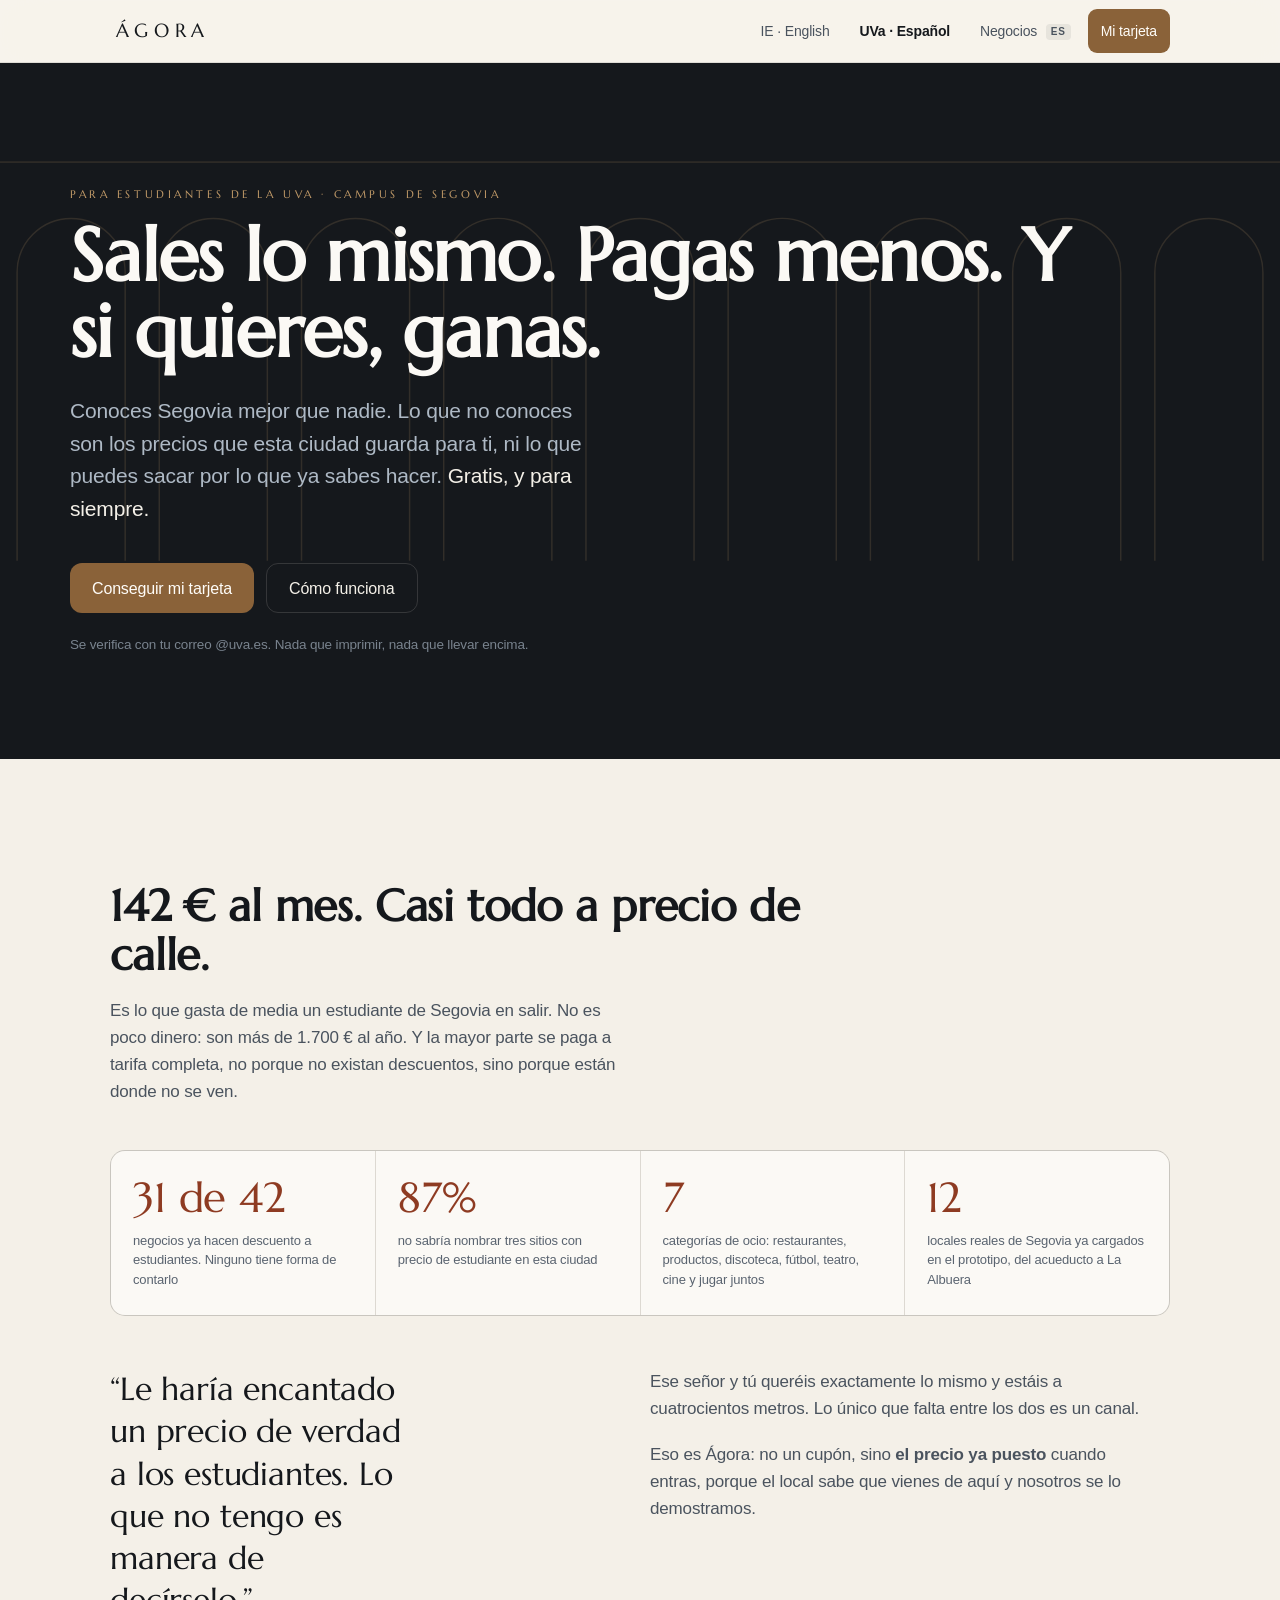
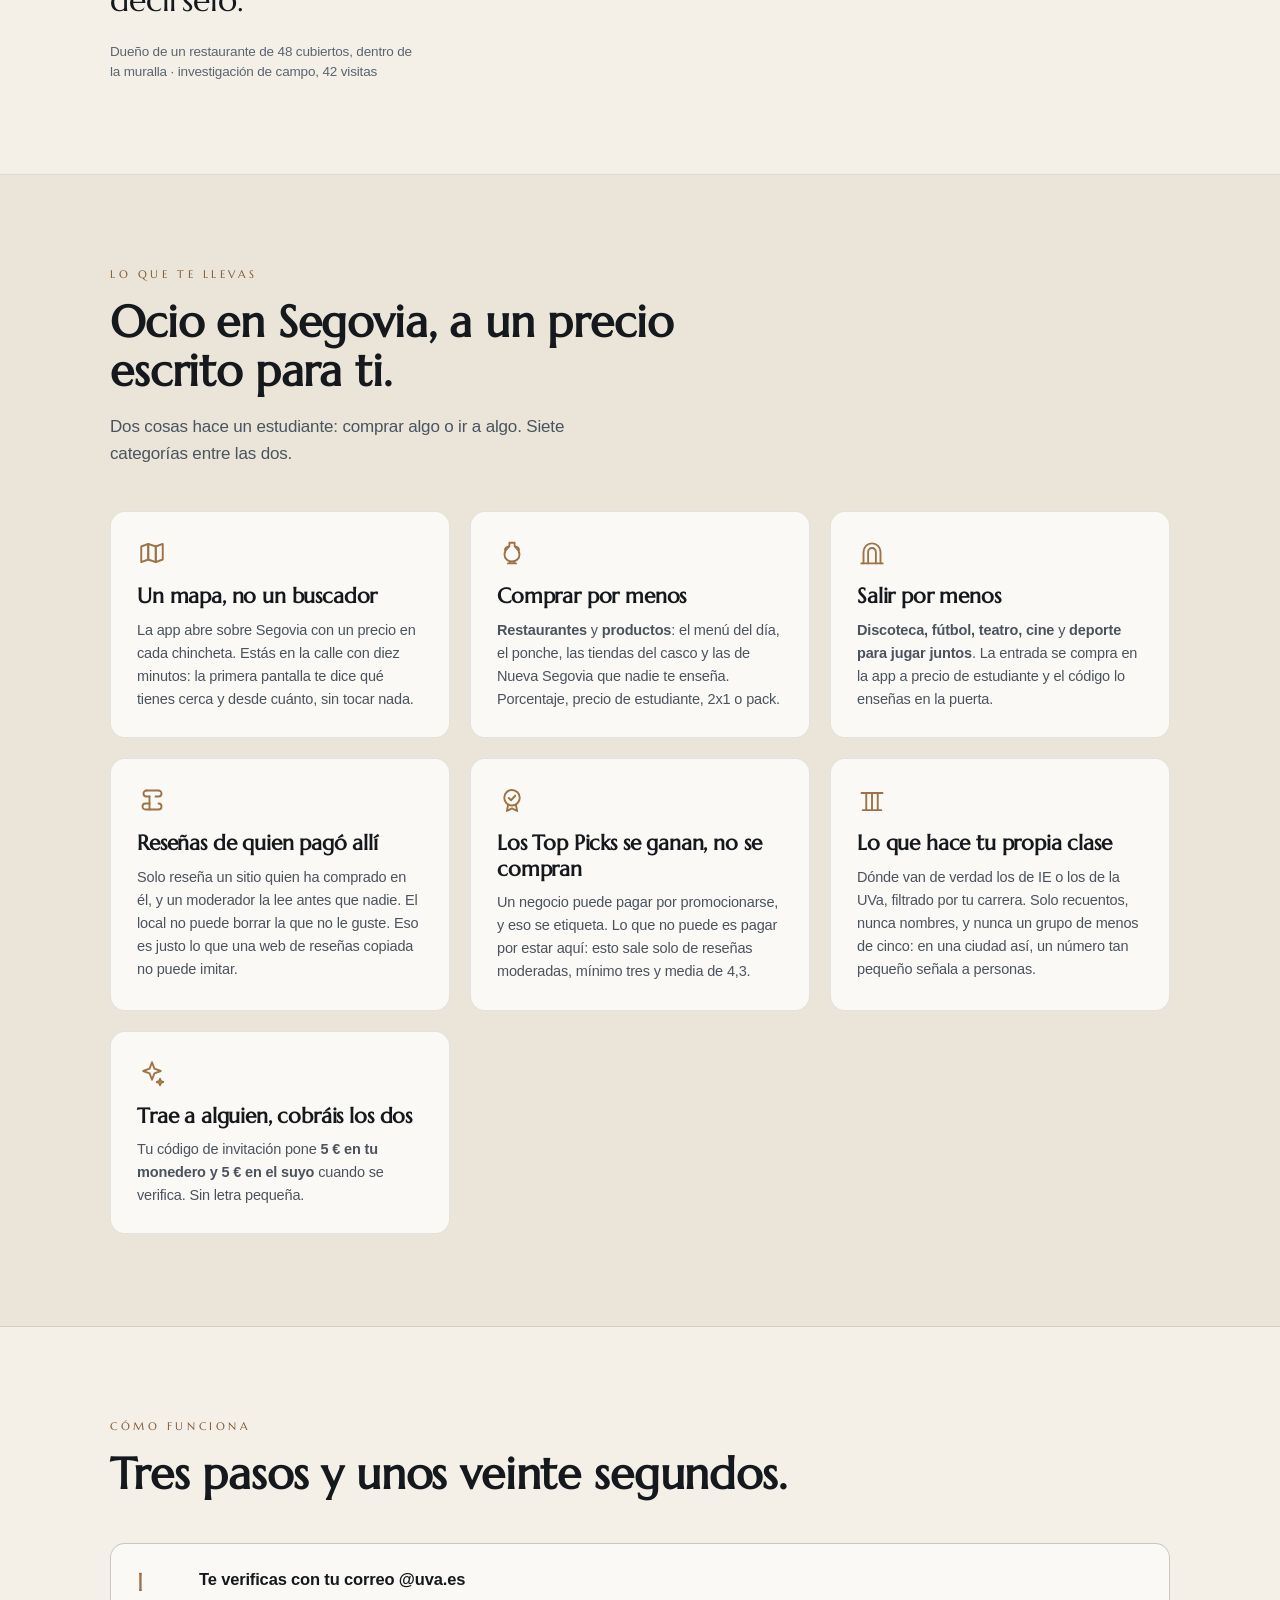
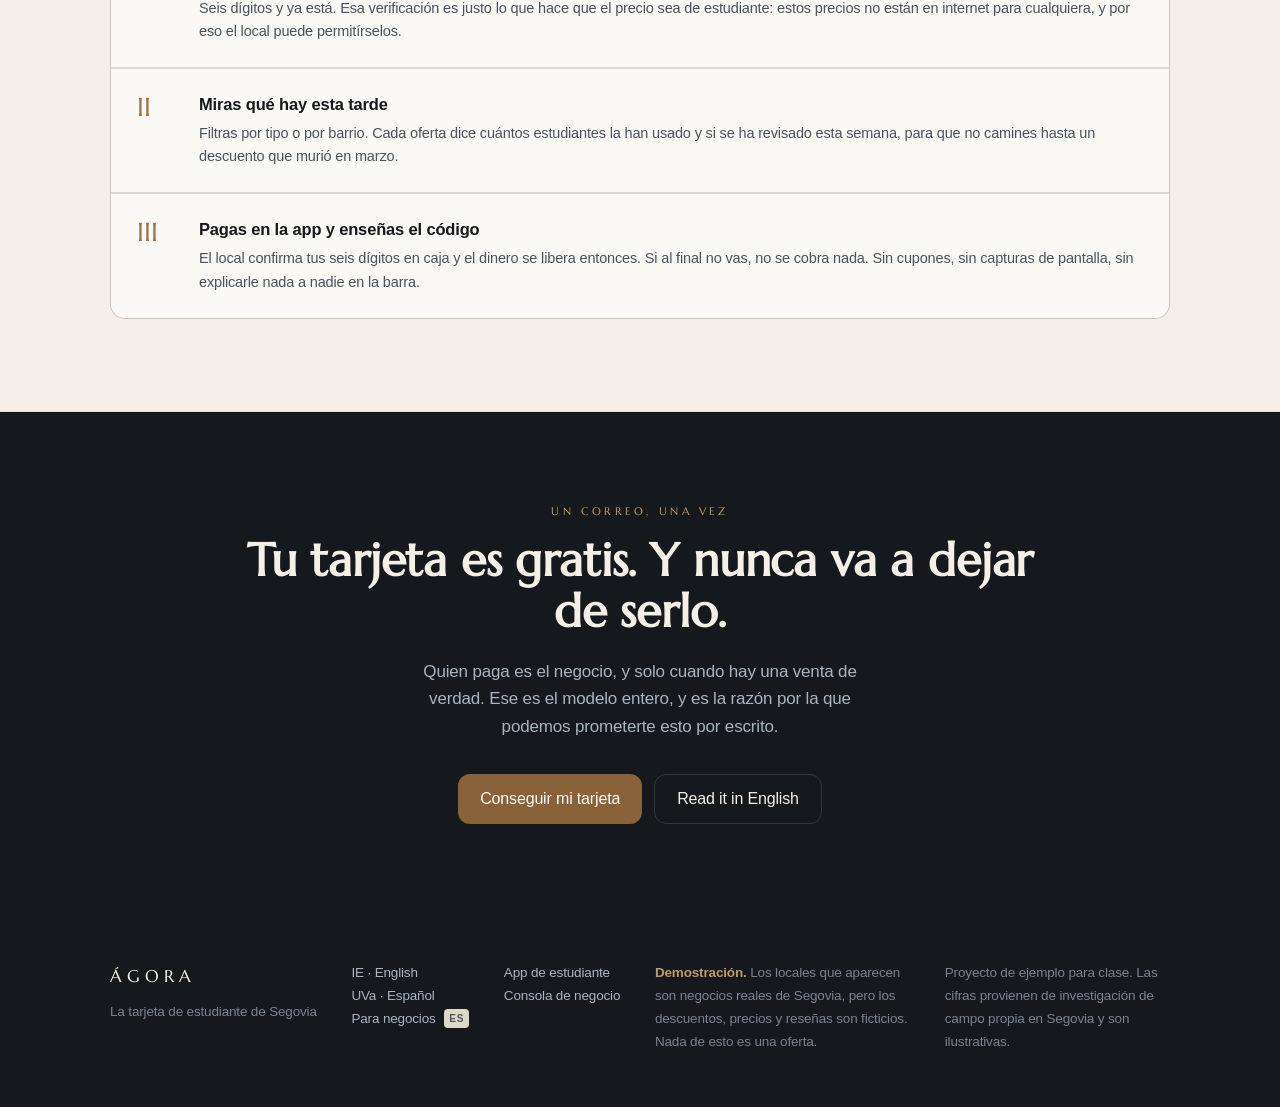
<file: web/es/index.html>
<!DOCTYPE html>
<html lang="es">
<head>
<meta charset="utf-8">
<meta name="viewport" content="width=device-width,initial-scale=1">
<meta name="theme-color" content="#15181C">
<title>Ágora · para estudiantes de la UVa en Segovia</title>
<meta name="description" content="La tarjeta de estudiante de Segovia. Precios que solo tienes tú, y una forma de ganar algo con lo que ya sabes.">
<link rel="stylesheet" href="/shared/theme.css">
<link rel="stylesheet" href="/site.css">
</head>
<body>

<nav class="nav"><div class="in">
  <a class="mark" href="/">ÁGORA</a>
  <div class="links">
    <a href="/en/">IE · English</a>
    <a href="/es/" aria-current="page">UVa · Español</a>
    <a href="/negocios/" class="hide-sm" title="En español — para hosteleros de Segovia">Negocios <span class="lang-tag">ES</span></a>
    <a href="/student/" data-app="student" class="btn btn--bronze btn--sm" style="color:#FFFDF9">Mi tarjeta</a>
  </div>
</div></nav>

<header class="hero">
  <div class="art" data-arcade="1400,520,9"></div>
  <div class="in wrap">
    <div class="eyebrow">PARA ESTUDIANTES DE LA UVa · CAMPUS DE SEGOVIA</div>
    <h1>Sales lo mismo. Pagas menos. Y si quieres, ganas.</h1>
    <p class="lede">Conoces Segovia mejor que nadie. Lo que no conoces son los precios que esta
      ciudad guarda para ti, ni lo que puedes sacar por lo que ya sabes hacer.
      <b>Gratis, y para siempre.</b></p>
    <div class="cta">
      <a class="btn btn--bronze" href="/student/" data-app="student">Conseguir mi tarjeta</a>
      <a class="btn btn--quiet" href="#como" style="color:var(--stone-01);border-color:var(--line-dark)">
        Cómo funciona</a>
    </div>
    <p class="fine">Se verifica con tu correo @uva.es. Nada que imprimir, nada que llevar encima.</p>
  </div>
</header>

<section class="band">
  <div class="wrap">
    <div class="eyebrow reveal">LA CUENTA QUE NADIE HACE</div>
    <h2 class="big reveal">142 € al mes. Casi todo a precio de calle.</h2>
    <p class="sub reveal">Es lo que gasta de media un estudiante de Segovia en salir. No es poco
      dinero: son más de 1.700 € al año. Y la mayor parte se paga a tarifa completa, no porque
      no existan descuentos, sino porque están donde no se ven.</p>

    <div class="figs reveal">
      <div class="f"><div class="n">31 de 42</div><div class="k">negocios ya hacen descuento
        a estudiantes. Ninguno tiene forma de contarlo</div></div>
      <div class="f"><div class="n">87%</div><div class="k">no sabría nombrar tres sitios
        con precio de estudiante en esta ciudad</div></div>
      <div class="f"><div class="n">7</div><div class="k">categorías de ocio: restaurantes,
        productos, discoteca, fútbol, teatro, cine y jugar juntos</div></div>
      <div class="f"><div class="n">12</div><div class="k">locales reales de Segovia ya cargados
        en el prototipo, del acueducto a La Albuera</div></div>
    </div>

    <div class="grid g2" style="margin-top:52px">
      <div class="quote reveal">
        <p>“Le haría encantado un precio de verdad a los estudiantes. Lo que no tengo
          es manera de decírselo.”</p>
        <div class="who">Dueño de un restaurante de 48 cubiertos, dentro de la muralla ·
          investigación de campo, 42 visitas</div>
      </div>
      <div class="reveal">
        <p class="sub" style="margin:0">Ese señor y tú queréis exactamente lo mismo y estáis a
          cuatrocientos metros. Lo único que falta entre los dos es un canal.</p>
        <p class="sub">Eso es Ágora: no un cupón, sino <b>el precio ya puesto</b> cuando entras,
          porque el local sabe que vienes de aquí y nosotros se lo demostramos.</p>
      </div>
    </div>
  </div>
</section>

<section class="band stone">
  <div class="wrap">
    <div class="eyebrow reveal">LO QUE TE LLEVAS</div>
    <h2 class="big reveal">Ocio en Segovia, a un precio escrito para ti.</h2>
    <p class="sub reveal">Dos cosas hace un estudiante: comprar algo o ir a algo. Siete
      categorías entre las dos.</p>

    <div class="grid g3">
      <div class="tile reveal"><div class="ic" data-icon="map"></div>
        <h3>Un mapa, no un buscador</h3>
        <p>La app abre sobre Segovia con un precio en cada chincheta. Estás en la calle con diez
          minutos: la primera pantalla te dice qué tienes cerca y desde cuánto, sin tocar nada.</p></div>
      <div class="tile reveal"><div class="ic" data-icon="amphora"></div>
        <h3>Comprar por menos</h3>
        <p><b>Restaurantes</b> y <b>productos</b>: el menú del día, el ponche, las tiendas del
          casco y las de Nueva Segovia que nadie te enseña. Porcentaje, precio de estudiante,
          2x1 o pack.</p></div>
      <div class="tile reveal"><div class="ic" data-icon="arch"></div>
        <h3>Salir por menos</h3>
        <p><b>Discoteca, fútbol, teatro, cine</b> y <b>deporte para jugar juntos</b>. La entrada
          se compra en la app a precio de estudiante y el código lo enseñas en la puerta.</p></div>
      <div class="tile reveal"><div class="ic" data-icon="scroll"></div>
        <h3>Reseñas de quien pagó allí</h3>
        <p>Solo reseña un sitio quien ha comprado en él, y un moderador la lee antes que nadie.
          El local no puede borrar la que no le guste. Eso es justo lo que una web de reseñas
          copiada no puede imitar.</p></div>
      <div class="tile reveal"><div class="ic" data-icon="seal"></div>
        <h3>Los Top Picks se ganan, no se compran</h3>
        <p>Un negocio puede pagar por promocionarse, y eso se etiqueta. Lo que no puede es pagar
          por estar aquí: esto sale solo de reseñas moderadas, mínimo tres y media de 4,3.</p></div>
      <div class="tile reveal"><div class="ic" data-icon="colonnade"></div>
        <h3>Lo que hace tu propia clase</h3>
        <p>Dónde van de verdad los de IE o los de la UVa, filtrado por tu carrera. Solo recuentos,
          nunca nombres, y nunca un grupo de menos de cinco: en una ciudad así, un número tan
          pequeño señala a personas.</p></div>
      <div class="tile reveal"><div class="ic" data-icon="spark"></div>
        <h3>Trae a alguien, cobráis los dos</h3>
        <p>Tu código de invitación pone <b>5 € en tu monedero y 5 € en el suyo</b> cuando se
          verifica. Sin letra pequeña.</p></div>
    </div>
  </div>
</section>

<section class="band" id="como">
  <div class="wrap">
    <div class="eyebrow reveal">CÓMO FUNCIONA</div>
    <h2 class="big reveal">Tres pasos y unos veinte segundos.</h2>
    <div class="steps reveal">
      <div class="s"><div class="n"></div><div class="t">
        <h4>Te verificas con tu correo @uva.es</h4>
        <p>Seis dígitos y ya está. Esa verificación es justo lo que hace que el precio sea de
          estudiante: estos precios no están en internet para cualquiera, y por eso el local
          puede permitírselos.</p></div></div>
      <div class="s"><div class="n"></div><div class="t">
        <h4>Miras qué hay esta tarde</h4>
        <p>Filtras por tipo o por barrio. Cada oferta dice cuántos estudiantes la han usado y si
          se ha revisado esta semana, para que no camines hasta un descuento que murió en marzo.</p></div></div>
      <div class="s"><div class="n"></div><div class="t">
        <h4>Pagas en la app y enseñas el código</h4>
        <p>El local confirma tus seis dígitos en caja y el dinero se libera entonces. Si al final
          no vas, no se cobra nada. Sin cupones, sin capturas de pantalla, sin explicarle nada
          a nadie en la barra.</p></div></div>
    </div>
  </div>
</section>

<section class="band ink">
  <div class="wrap close-cta">
    <div class="eyebrow">UN CORREO, UNA VEZ</div>
    <h2>Tu tarjeta es gratis. Y nunca va a dejar de serlo.</h2>
    <p class="sub" style="margin:22px auto 0;max-width:48ch">Quien paga es el negocio, y solo
      cuando hay una venta de verdad. Ese es el modelo entero, y es la razón por la que podemos
      prometerte esto por escrito.</p>
    <div class="cta">
      <a class="btn btn--bronze" href="/student/" data-app="student">Conseguir mi tarjeta</a>
      <a class="btn btn--quiet" href="/en/" style="color:var(--stone-01);border-color:var(--line-dark)">
        Read it in English</a>
    </div>
  </div>
</section>

<footer class="foot"><div class="in wrap">
  <div><div class="mark">ÁGORA</div><p style="margin-top:10px">La tarjeta de estudiante de Segovia</p></div>
  <div><a href="/en/">IE · English</a><br><a href="/es/">UVa · Español</a><br>
    <a href="/negocios/">Para negocios <span class="lang-tag">ES</span></a></div>
  <div><a href="/student/" data-app="student">App de estudiante</a><br><a href="/business/" data-app="business">Consola de negocio</a></div>
  <div style="max-width:34ch"><b style="color:var(--bronze-hi)">Demostración.</b> Los locales que aparecen son negocios reales de Segovia, pero los descuentos, precios y reseñas son ficticios. Nada de esto es una oferta.</div>
  <div style="max-width:30ch">Proyecto de ejemplo para clase. Las cifras provienen de
    investigación de campo propia en Segovia y son ilustrativas.</div>
</div></footer>

<script src="/config.js"></script>
<script src="/shared/icons.js"></script>
<script src="/shared/art.js"></script>
<script src="/site.js"></script>
</body>
</html>
</file>
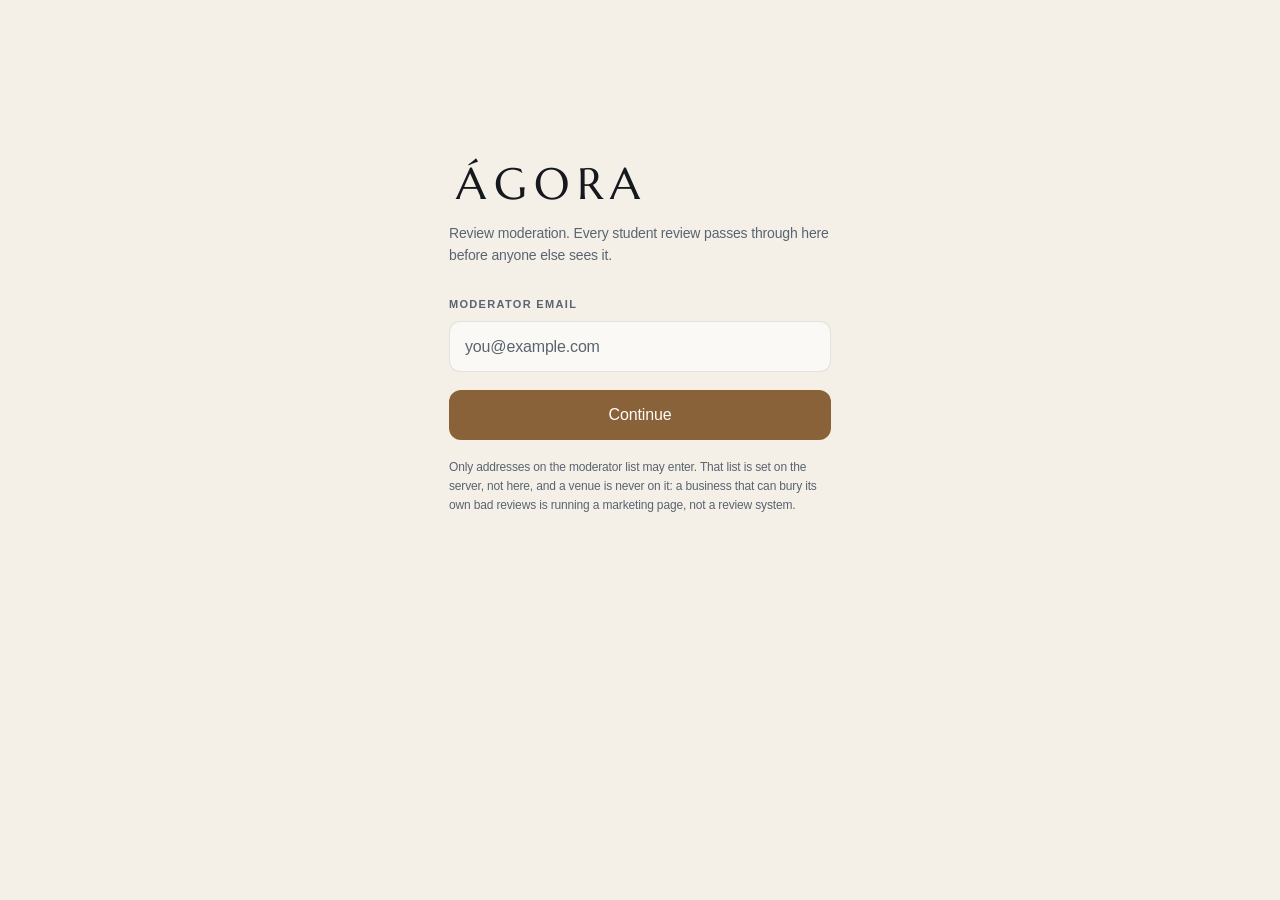
<file: web/mod/index.html>
<!DOCTYPE html>
<html lang="en">
<head>
<meta charset="utf-8">
<meta name="viewport" content="width=device-width,initial-scale=1">
<meta name="theme-color" content="#15181C">
<meta name="robots" content="noindex,nofollow">
<title>Ágora · moderation</title>
<link rel="stylesheet" href="/shared/theme.css">
<style>
  /* A tool, not a shopfront. Wide, plain, fast to read down: the job is to
     judge sixty reviews without losing your place. */
  body{background:var(--stone-01);min-height:100vh}
  .shell{max-width:980px;margin:0 auto;padding:0 22px 90px}

  header.bar{
    background:var(--ink-00);color:var(--stone-00);padding:16px 0;margin:0 0 30px;
    position:sticky;top:0;z-index:20;
  }
  header.bar .in{max-width:980px;margin:0 auto;padding:0 22px;
    display:flex;align-items:center;justify-content:space-between;gap:16px}
  /* The two words used to wrap wherever they fell, leaving the interpunct
     dangling at the end of a line like a dropped comma. A separator is only a
     separator while both parts share a line, so below the width where they
     fit the mark stacks on purpose and the dot goes away. */
  header.bar .mark{font-family:var(--display);font-size:16px;letter-spacing:.28em;
    padding-left:.28em;white-space:nowrap;display:flex;align-items:baseline;gap:.55em}
  header.bar .mark i{font-style:normal;color:var(--bronze-text)}
  @media (max-width:620px){
    header.bar .mark{flex-direction:column;gap:2px;font-size:13px;line-height:1.25}
    header.bar .mark i{display:none}
  }
  header.bar .who{font-size:13px;color:#9AA5B1}
  header.bar .who b{color:var(--bronze-hi);font-weight:600}

  .metric{border-top:1px solid var(--line);border-bottom:1px solid var(--line);
    padding:16px 0;margin:0 0 22px}
  .metric .k{margin:0 0 10px}
  .metric .big{font-size:18px;line-height:1.45;color:var(--ink-00)}
  .metric .big b{font-weight:600}
  .metric .why{font-size:13px;line-height:1.6;color:var(--ink-04);margin:9px 0 0;max-width:62ch}
  .metric .why b{color:var(--ink-02);font-weight:600}
  .counts{display:flex;gap:9px;flex-wrap:wrap;margin:0 0 22px}
  .counts button{
    display:flex;align-items:baseline;gap:7px;border:1px solid var(--line);border-radius:10px;
    background:var(--stone-00);padding:10px 15px;transition:border-color .15s var(--tap);
  }
  .counts button[aria-pressed="true"]{border-color:var(--ink-00);background:var(--ink-00);color:var(--stone-00)}
  .counts button .n{font-family:var(--ui);font-variant-numeric:tabular-nums lining-nums;font-weight:600;font-size:21px;line-height:1}
  .counts button .k{font-size:12px;letter-spacing:.04em;opacity:.78}

  .rv{
    border:1px solid var(--line);border-radius:13px;background:var(--stone-00);
    padding:18px 20px;margin:0 0 13px;
  }
  .rv .top{display:flex;align-items:flex-start;justify-content:space-between;gap:14px}
  .rv .venue{font-size:16px;font-weight:600;letter-spacing:-.01em}
  .rv .meta{font-size:12px;color:var(--ink-04);margin:5px 0 0;line-height:1.5}
  .rv .stars{font-size:15px;color:var(--bronze);letter-spacing:.1em;flex:0 0 auto}
  .rv .body{font-size:15px;line-height:1.6;color:var(--ink-01);margin:13px 0 0;
    padding:13px 15px;background:var(--stone-01);border-radius:9px;white-space:pre-wrap}
  .rv .acts{display:flex;gap:9px;margin:15px 0 0;flex-wrap:wrap}
  .rv .acts .btn{flex:0 0 auto}
  .rv.gone{opacity:.42}
  .rv .verdict{font-size:12px;font-weight:600;letter-spacing:.04em;text-transform:uppercase}
  .rv .verdict.pub{color:var(--verd)}
  .rv .verdict.rej{color:var(--oxblood)}

  .note{font-size:13px;color:var(--ink-04);line-height:1.6;margin:26px 0 0;
    border-top:1px solid var(--line);padding:18px 0 0}

  /* ---- the gate ---- */
  #gate{max-width:430px;margin:8vh auto 0;padding:0 24px}
  #gate .wm{font-family:var(--display);font-size:44px;letter-spacing:.17em;padding-left:.17em;line-height:1}
  #gate .tag{color:var(--ink-04);font-size:14px;line-height:1.6;margin:16px 0 30px}
  #gate .note2{font-size:12px;color:var(--ink-04);line-height:1.6;margin:18px 0 0}
  .sent{border:1px solid var(--line);border-radius:12px;padding:14px 16px;margin:0 0 18px;
    font-size:13px;color:var(--ink-03);line-height:1.55;background:var(--stone-00)}
  .sent .big{font-family:var(--ui);font-variant-numeric:tabular-nums lining-nums;font-weight:600;font-size:21px;letter-spacing:.22em;color:var(--bronze);
    display:block;margin:7px 0 0}

  #toast{position:fixed;left:50%;bottom:26px;transform:translate(-50%,14px);z-index:70;
    background:var(--ink-00);color:var(--stone-00);padding:12px 18px;border-radius:12px;
    font-size:14px;max-width:88%;opacity:0;pointer-events:none;
    transition:opacity .2s var(--ease),transform .2s var(--ease);
    box-shadow:0 12px 34px rgba(21,24,28,.3)}
  #toast.on{opacity:1;transform:translate(-50%,0)}
</style>
</head>
<body>
<header class="bar hide" id="bar">
  <div class="in">
    <span class="mark"><span>ÁGORA</span><i>·</i><span>MODERATION</span></span>
    <span class="who" id="who"></span>
  </div>
</header>

<main class="shell"><div id="view"></div></main>

<section id="gate">
  <div class="wm">ÁGORA</div>
  <p class="tag">Review moderation. Every student review passes through here
    before anyone else sees it.</p>
  <div id="gate1">
    <label class="field"><span class="lbl">Moderator email</span>
      <input class="inp" id="email" type="email" inputmode="email" autocomplete="email"
             autocapitalize="off" spellcheck="false" placeholder="you@example.com">
      <span class="msg" id="emailMsg"></span>
    </label>
    <button class="btn btn--bronze btn--block" id="send">Continue</button>
    <p class="note2">Only addresses on the moderator list may enter. That list is set
      on the server, not here, and a venue is never on it: a business that can bury
      its own bad reviews is running a marketing page, not a review system.</p>
  </div>
  <div id="gate2" class="hide">
    <div class="sent" id="sent"></div>
    <label class="field"><span class="lbl">Six digits</span>
      <input class="codefield" id="code" inputmode="numeric" maxlength="6" placeholder="······">
      <span class="msg" id="codeMsg"></span>
    </label>
    <button class="btn btn--bronze btn--block" id="verify">Enter</button>
    <button class="btn btn--plain btn--block" id="again" style="margin-top:6px">Use another address</button>
  </div>
</section>

<div id="toast"></div>
<script src="/shared/icons.js"></script>
<script src="/shared/api.js"></script>
<script src="app.js"></script>
</body>
</html>
</file>
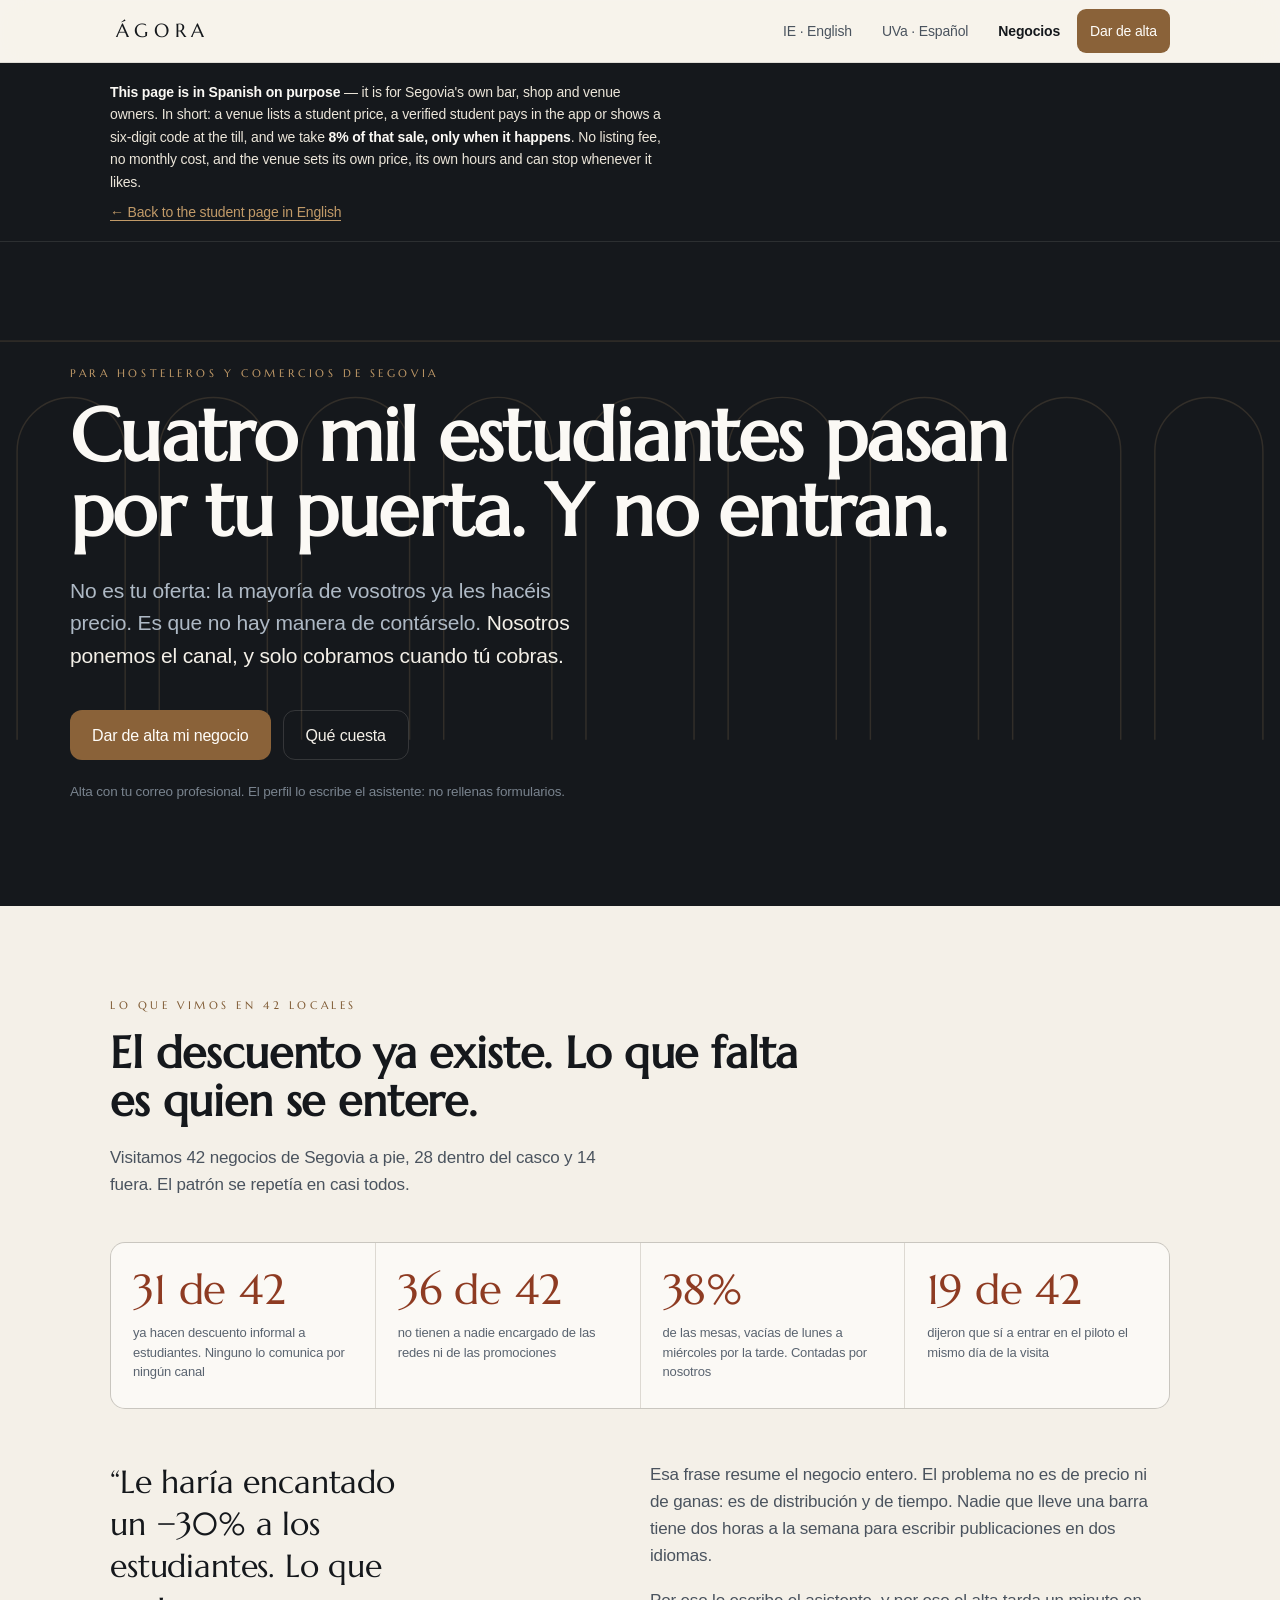
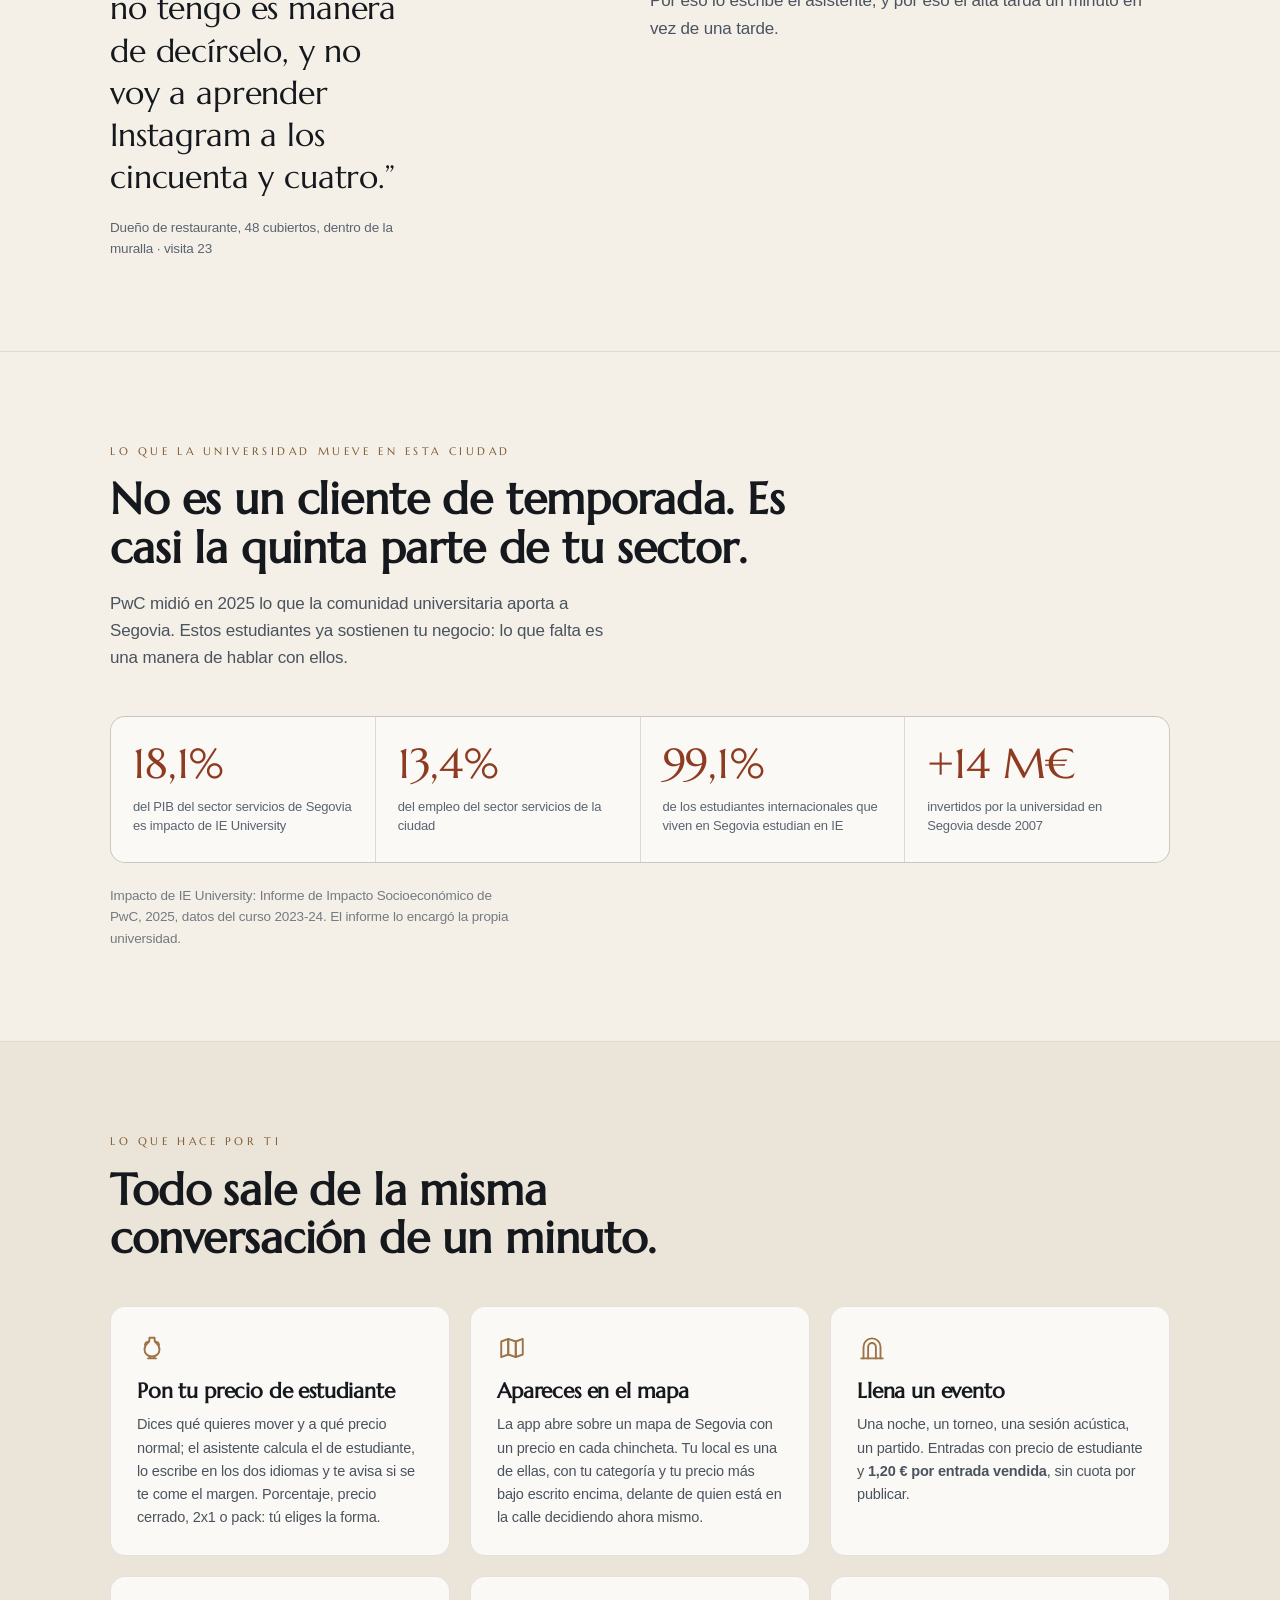
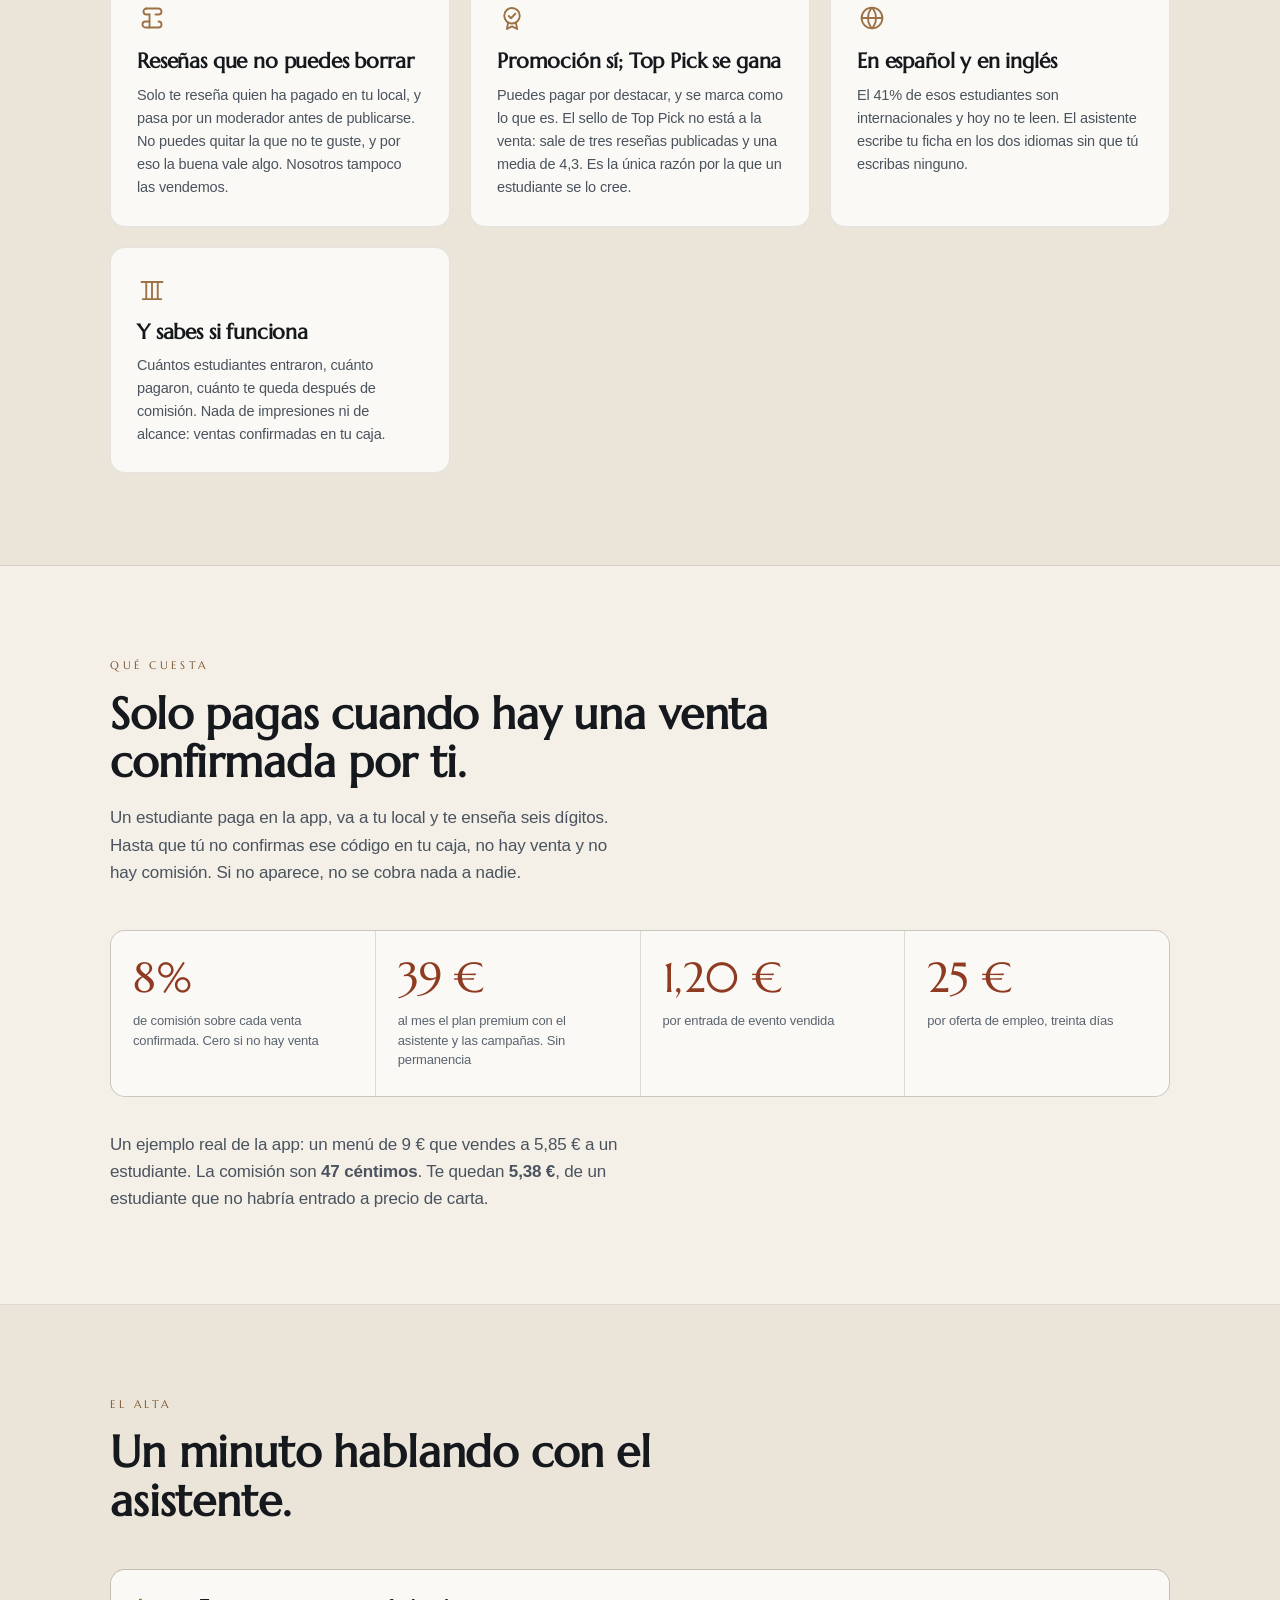
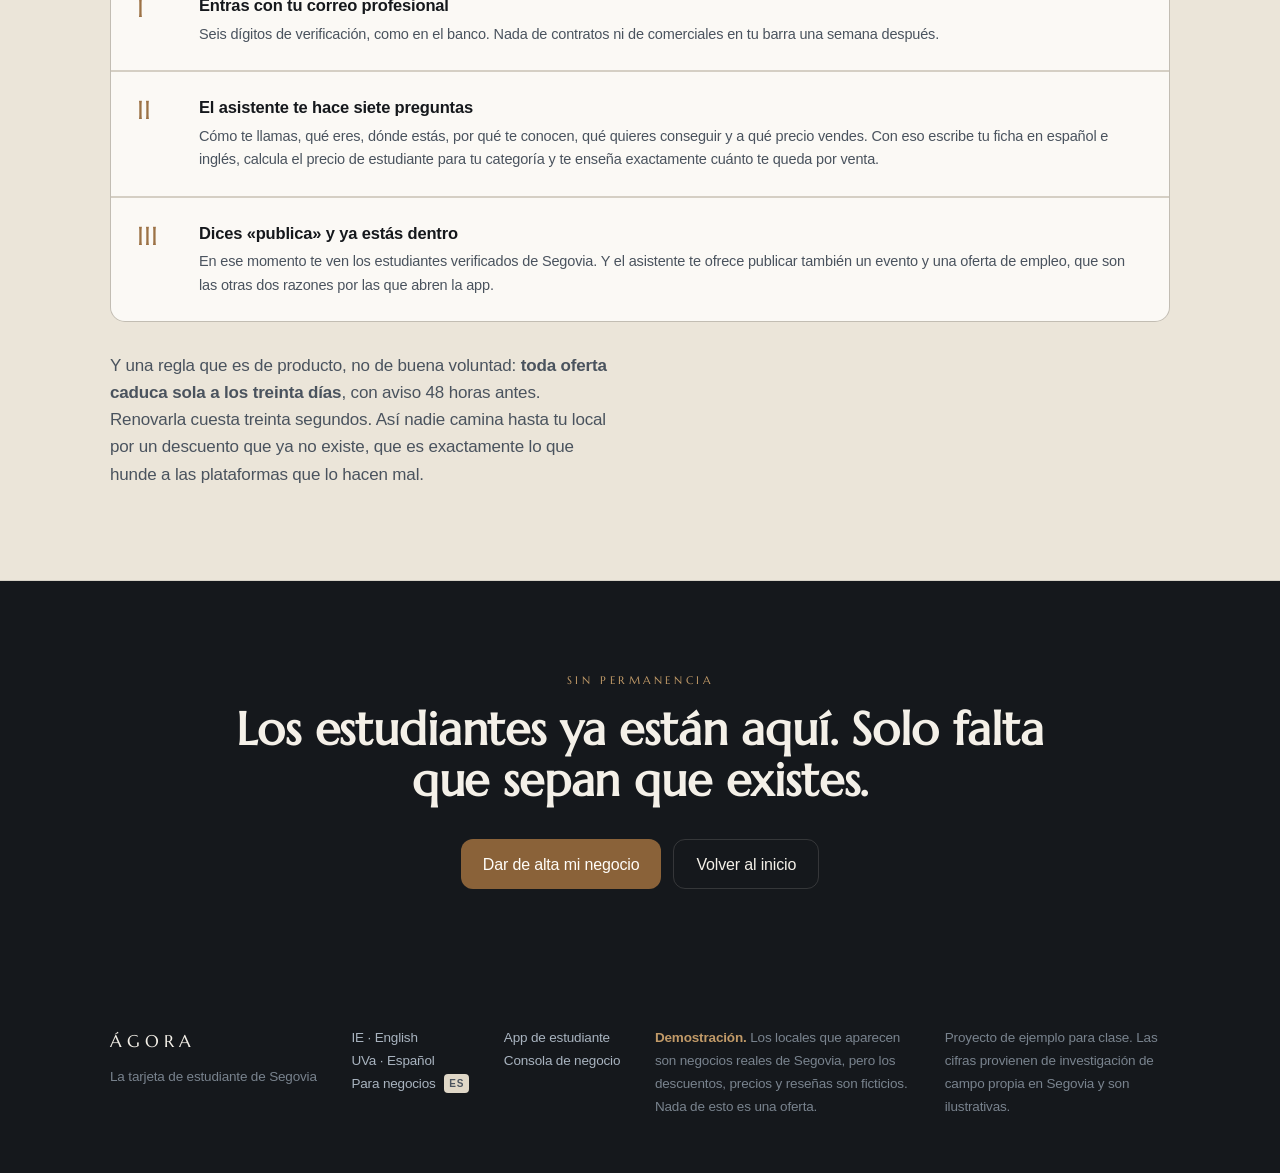
<file: web/negocios/index.html>
<!DOCTYPE html>
<html lang="es">
<head>
<meta charset="utf-8">
<meta name="viewport" content="width=device-width,initial-scale=1">
<meta name="theme-color" content="#15181C">
<title>Ágora · para los negocios de Segovia</title>
<meta name="description" content="Cuatro mil estudiantes verificados y un canal directo a ellos. Solo pagas comisión cuando hay una venta confirmada en tu caja.">
<link rel="stylesheet" href="/shared/theme.css">
<link rel="stylesheet" href="/site.css">
</head>
<body>

<nav class="nav"><div class="in">
  <a class="mark" href="/">ÁGORA</a>
  <div class="links">
    <a href="/en/" class="hide-sm">IE · English</a>
    <a href="/es/" class="hide-sm">UVa · Español</a>
    <a href="/negocios/" aria-current="page">Negocios</a>
    <a href="/business/" data-app="business" class="btn btn--bronze btn--sm" style="color:#FFFDF9">Dar de alta</a>
  </div>
</div></nav>

<!-- A tester arriving from the English page found this one entirely in Spanish
     and called it a usability barrier, on a product whose argument is that
     Segovia is not written for you. The page stays in Spanish, because the
     people who sign a venue up are local and that is their language — but it
     no longer pretends otherwise, and the model is summarised in English for
     anyone who came here to understand how the business works rather than to
     register one. ("What do the businesses get?" was asked by testers too.) -->
<aside class="enbar" lang="en">
  <div class="wrap">
    <p><b>This page is in Spanish on purpose</b> — it is for Segovia's own bar, shop and venue
      owners. In short: a venue lists a student price, a verified student pays in the app or shows
      a six-digit code at the till, and we take <b>8% of that sale, only when it happens</b>.
      No listing fee, no monthly cost, and the venue sets its own price, its own hours and can
      stop whenever it likes.</p>
    <p><a href="/en/">← Back to the student page in English</a></p>
  </div>
</aside>

<header class="hero">
  <div class="art" data-arcade="1400,520,9"></div>
  <div class="in wrap">
    <div class="eyebrow">PARA HOSTELEROS Y COMERCIOS DE SEGOVIA</div>
    <h1>Cuatro mil estudiantes pasan por tu puerta. Y no entran.</h1>
    <p class="lede">No es tu oferta: la mayoría de vosotros ya les hacéis precio. Es que no hay
      manera de contárselo. <b>Nosotros ponemos el canal, y solo cobramos cuando tú cobras.</b></p>
    <div class="cta">
      <a class="btn btn--bronze" href="/business/" data-app="business">Dar de alta mi negocio</a>
      <a class="btn btn--quiet" href="#precio" style="color:var(--stone-01);border-color:var(--line-dark)">
        Qué cuesta</a>
    </div>
    <p class="fine">Alta con tu correo profesional. El perfil lo escribe el asistente: no rellenas formularios.</p>
  </div>
</header>

<section class="band">
  <div class="wrap">
    <div class="eyebrow reveal">LO QUE VIMOS EN 42 LOCALES</div>
    <h2 class="big reveal">El descuento ya existe. Lo que falta es quien se entere.</h2>
    <p class="sub reveal">Visitamos 42 negocios de Segovia a pie, 28 dentro del casco y 14 fuera.
      El patrón se repetía en casi todos.</p>

    <div class="figs reveal">
      <div class="f"><div class="n">31 de 42</div><div class="k">ya hacen descuento informal a
        estudiantes. Ninguno lo comunica por ningún canal</div></div>
      <div class="f"><div class="n">36 de 42</div><div class="k">no tienen a nadie encargado
        de las redes ni de las promociones</div></div>
      <div class="f"><div class="n">38%</div><div class="k">de las mesas, vacías de lunes
        a miércoles por la tarde. Contadas por nosotros</div></div>
      <div class="f"><div class="n">19 de 42</div><div class="k">dijeron que sí a entrar
        en el piloto el mismo día de la visita</div></div>
    </div>

    <div class="grid g2" style="margin-top:52px">
      <div class="quote reveal">
        <p>“Le haría encantado un −30% a los estudiantes. Lo que no
          tengo es manera de decírselo, y no voy a aprender Instagram a los cincuenta y cuatro.”</p>
        <div class="who">Dueño de restaurante, 48 cubiertos, dentro de la muralla · visita 23</div>
      </div>
      <div class="reveal">
        <p class="sub" style="margin:0">Esa frase resume el negocio entero. El problema no es de
          precio ni de ganas: es de distribución y de tiempo. Nadie que lleve una barra tiene dos
          horas a la semana para escribir publicaciones en dos idiomas.</p>
        <p class="sub">Por eso lo escribe el asistente, y por eso el alta tarda un minuto en vez
          de una tarde.</p>
      </div>
    </div>
  </div>
</section>

<section class="band">
  <div class="wrap">
    <div class="eyebrow reveal">LO QUE LA UNIVERSIDAD MUEVE EN ESTA CIUDAD</div>
    <h2 class="big reveal">No es un cliente de temporada. Es casi la quinta parte de tu sector.</h2>
    <p class="sub reveal">PwC midió en 2025 lo que la comunidad universitaria aporta a Segovia.
      Estos estudiantes ya sostienen tu negocio: lo que falta es una manera de hablar con ellos.</p>
    <div class="figs reveal">
      <div class="f"><div class="n">18,1%</div><div class="k">del PIB del sector servicios de
        Segovia es impacto de IE University</div></div>
      <div class="f"><div class="n">13,4%</div><div class="k">del empleo del sector servicios
        de la ciudad</div></div>
      <div class="f"><div class="n">99,1%</div><div class="k">de los estudiantes internacionales
        que viven en Segovia estudian en IE</div></div>
      <div class="f"><div class="n">+14 M€</div><div class="k">invertidos por la universidad en
        Segovia desde 2007</div></div>
    </div>
    <p class="sub reveal" style="font-size:13.5px;margin-top:22px;opacity:.75">Impacto de IE University: Informe de Impacto Socioeconómico de PwC, 2025, datos del curso 2023-24. El informe lo encargó la propia universidad.</p>
  </div>
</section>

<section class="band stone">
  <div class="wrap">
    <div class="eyebrow reveal">LO QUE HACE POR TI</div>
    <h2 class="big reveal">Todo sale de la misma conversación de un minuto.</h2>
    <div class="grid g3">
      <div class="tile reveal"><div class="ic" data-icon="amphora"></div>
        <h3>Pon tu precio de estudiante</h3>
        <p>Dices qué quieres mover y a qué precio normal; el asistente calcula el de estudiante,
          lo escribe en los dos idiomas y te avisa si se te come el margen. Porcentaje, precio
          cerrado, 2x1 o pack: tú eliges la forma.</p></div>
      <div class="tile reveal"><div class="ic" data-icon="map"></div>
        <h3>Apareces en el mapa</h3>
        <p>La app abre sobre un mapa de Segovia con un precio en cada chincheta. Tu local es una
          de ellas, con tu categoría y tu precio más bajo escrito encima, delante de quien está
          en la calle decidiendo ahora mismo.</p></div>
      <div class="tile reveal"><div class="ic" data-icon="arch"></div>
        <h3>Llena un evento</h3>
        <p>Una noche, un torneo, una sesión acústica, un partido. Entradas con precio de
          estudiante y <b>1,20 € por entrada vendida</b>, sin cuota por publicar.</p></div>
      <div class="tile reveal"><div class="ic" data-icon="scroll"></div>
        <h3>Reseñas que no puedes borrar</h3>
        <p>Solo te reseña quien ha pagado en tu local, y pasa por un moderador antes de
          publicarse. No puedes quitar la que no te guste, y por eso la buena vale algo. Nosotros
          tampoco las vendemos.</p></div>
      <div class="tile reveal"><div class="ic" data-icon="seal"></div>
        <h3>Promoción sí; Top Pick se gana</h3>
        <p>Puedes pagar por destacar, y se marca como lo que es. El sello de Top Pick no está a
          la venta: sale de tres reseñas publicadas y una media de 4,3. Es la única razón por la
          que un estudiante se lo cree.</p></div>
      <div class="tile reveal"><div class="ic" data-icon="globe"></div>
        <h3>En español y en inglés</h3>
        <p>El 41% de esos estudiantes son internacionales y hoy no te leen. El asistente escribe
          tu ficha en los dos idiomas sin que tú escribas ninguno.</p></div>
      <div class="tile reveal"><div class="ic" data-icon="colonnade"></div>
        <h3>Y sabes si funciona</h3>
        <p>Cuántos estudiantes entraron, cuánto pagaron, cuánto te queda después de comisión.
          Nada de impresiones ni de alcance: ventas confirmadas en tu caja.</p></div>
    </div>
  </div>
</section>

<section class="band" id="precio">
  <div class="wrap">
    <div class="eyebrow reveal">QUÉ CUESTA</div>
    <h2 class="big reveal">Solo pagas cuando hay una venta confirmada por ti.</h2>
    <p class="sub reveal">Un estudiante paga en la app, va a tu local y te enseña seis dígitos.
      Hasta que tú no confirmas ese código en tu caja, no hay venta y no hay comisión.
      Si no aparece, no se cobra nada a nadie.</p>

    <div class="figs reveal">
      <div class="f"><div class="n">8%</div><div class="k">de comisión sobre cada venta
        confirmada. Cero si no hay venta</div></div>
      <div class="f"><div class="n">39 €</div><div class="k">al mes el plan premium con el
        asistente y las campañas. Sin permanencia</div></div>
      <div class="f"><div class="n">1,20 €</div><div class="k">por entrada de evento vendida</div></div>
      <div class="f"><div class="n">25 €</div><div class="k">por oferta de empleo,
        treinta días</div></div>
    </div>

    <p class="sub reveal" style="margin-top:34px">Un ejemplo real de la app: un menú de 9 € que
      vendes a 5,85 € a un estudiante. La comisión son <b>47 céntimos</b>. Te quedan
      <b>5,38 €</b>, de un estudiante que no habría entrado a precio de carta.</p>
  </div>
</section>

<section class="band stone">
  <div class="wrap">
    <div class="eyebrow reveal">EL ALTA</div>
    <h2 class="big reveal">Un minuto hablando con el asistente.</h2>
    <div class="steps reveal">
      <div class="s"><div class="n"></div><div class="t">
        <h4>Entras con tu correo profesional</h4>
        <p>Seis dígitos de verificación, como en el banco. Nada de contratos ni de comerciales
          en tu barra una semana después.</p></div></div>
      <div class="s"><div class="n"></div><div class="t">
        <h4>El asistente te hace siete preguntas</h4>
        <p>Cómo te llamas, qué eres, dónde estás, por qué te conocen, qué quieres conseguir y a
          qué precio vendes. Con eso escribe tu ficha en español e inglés, calcula el precio de
          estudiante para tu categoría y te enseña exactamente cuánto te queda por venta.</p></div></div>
      <div class="s"><div class="n"></div><div class="t">
        <h4>Dices «publica» y ya estás dentro</h4>
        <p>En ese momento te ven los estudiantes verificados de Segovia. Y el asistente te ofrece
          publicar también un evento y una oferta de empleo, que son las otras dos razones por
          las que abren la app.</p></div></div>
    </div>
    <p class="sub reveal" style="margin-top:30px">Y una regla que es de producto, no de buena
      voluntad: <b>toda oferta caduca sola a los treinta días</b>, con aviso 48 horas antes.
      Renovarla cuesta treinta segundos. Así nadie camina hasta tu local por un descuento que ya
      no existe, que es exactamente lo que hunde a las plataformas que lo hacen mal.</p>
  </div>
</section>

<section class="band ink">
  <div class="wrap close-cta">
    <div class="eyebrow">SIN PERMANENCIA</div>
    <h2>Los estudiantes ya están aquí. Solo falta que sepan que existes.</h2>
    <div class="cta">
      <a class="btn btn--bronze" href="/business/" data-app="business">Dar de alta mi negocio</a>
      <a class="btn btn--quiet" href="/" style="color:var(--stone-01);border-color:var(--line-dark)">
        Volver al inicio</a>
    </div>
  </div>
</section>

<footer class="foot"><div class="in wrap">
  <div><div class="mark">ÁGORA</div><p style="margin-top:10px">La tarjeta de estudiante de Segovia</p></div>
  <div><a href="/en/">IE · English</a><br><a href="/es/">UVa · Español</a><br>
    <a href="/negocios/">Para negocios <span class="lang-tag">ES</span></a></div>
  <div><a href="/student/" data-app="student">App de estudiante</a><br><a href="/business/" data-app="business">Consola de negocio</a></div>
  <div style="max-width:34ch"><b style="color:var(--bronze-hi)">Demostración.</b> Los locales que aparecen son negocios reales de Segovia, pero los descuentos, precios y reseñas son ficticios. Nada de esto es una oferta.</div>
  <div style="max-width:30ch">Proyecto de ejemplo para clase. Las cifras provienen de
    investigación de campo propia en Segovia y son ilustrativas.</div>
</div></footer>

<script src="/config.js"></script>
<script src="/shared/icons.js"></script>
<script src="/shared/art.js"></script>
<script src="/site.js"></script>
</body>
</html>
</file>
<file: shared/theme.css>
/* ============================================================================
   ÁGORA — design system
   Roman inscriptional display type on travertine, bronze as the only metal,
   oxblood reserved exclusively for price. Hairlines instead of boxes.
   UI text uses the native system face so it renders the way the OS intends.
   ========================================================================== */
@import url('https://fonts.googleapis.com/css2?family=Marcellus&display=swap');

:root{
  /* --- stone ------------------------------------------------------------ */
  --stone-00:#FBF9F5;
  --stone-01:#F4F0E8;
  --stone-02:#EBE5D9;
  --stone-03:#DFD7C7;
  --stone-04:#C9BFAC;

  /* --- ink -------------------------------------------------------------- */
  /* --- contrast ------------------------------------------------------
     Measured, not judged by eye. --ink-04 was #78828E, which is 3.43:1 on
     the travertine and 3.11:1 on stone-02 — under the 4.5:1 that small text
     needs — and it is the colour of nearly every secondary line in the
     product: the second line of every row, opening hours, how big the
     discount is. This app is read on a phone in the street in Segovia, in
     sunlight, which is the worst case for a ratio that was already failing
     indoors. #5A6470 clears it on all three stones (5.72 / 5.29 / 4.80) and
     is still clearly the quiet colour.
     Bronze has the same problem as text: #9C7246 is 3.76:1 on travertine, so
     it keeps the surfaces and marks it was chosen for and text that has to be
     read takes --bronze-text. White on the bronze button was 4.21:1, which is
     why the button fill is now --bronze-lo at 5.32:1.
     Oxblood, the price, was already fine at 6.60:1 — the signature colour
     needed nothing. */
  --ink-00:#15181C;
  --ink-01:#1F242A;
  --ink-02:#2B323A;
  --ink-03:#4A535E;
  --ink-04:#5A6470;

  /* --- metal & earth ---------------------------------------------------- */
  --bronze:#9C7246;        /* surfaces, borders, marks — not text on light */
  --bronze-text:#7E5932;   /* bronze where it has to be READ */
  --bronze-lo:#8A6239;
  --bronze-hi:#C19A68;
  --bronze-wash:#F0E8DC;
  --oxblood:#8E3B22;        /* price only */
  --verd:#4A6B55;           /* confirmations only */

  --line:rgba(21,24,28,.10);
  --line-soft:rgba(21,24,28,.06);
  --line-dark:rgba(244,240,232,.14);

  --ui:-apple-system,BlinkMacSystemFont,'SF Pro Text','Segoe UI',Roboto,sans-serif;
  --display:'Marcellus',Georgia,'Times New Roman',serif;

  --ease:cubic-bezier(.32,.72,0,1);
  --tap:cubic-bezier(.2,0,.2,1);

  /* --- type scale -------------------------------------------------------
     Seven text steps and six display steps. Nothing in the product may use
     a size that is not on this list. The product had thirty-two sizes, ten
     of them inside a 4px band: 12 vs 12.5 is not a decision anyone can see,
     it is drift, and drift is what makes an interface feel assembled rather
     than designed. Text stops at 16 because iOS zooms a focused input under
     that; display starts at 18 because below it Marcellus loses its serifs. */
  --fs-10:10px;  /* inscriptional capitals only */
  --fs-11:11px;  /* field labels, overlines */
  --fs-12:12px;  /* meta, legal, counts */
  --fs-13:13px;  /* secondary meta */
  --fs-14:14px;  /* secondary body */
  --fs-15:15px;  /* body */
  --fs-16:16px;  /* primary body, every input */
  --ds-18:18px; --ds-21:21px; --ds-25:25px;
  --ds-30:30px; --ds-36:36px; --ds-44:44px; --ds-52:52px;

  /* --- space scale ------------------------------------------------------
     4px base with a 2px half-step for optical work inside a control. */
  --s-2:2px;  --s-4:4px;   --s-6:6px;   --s-8:8px;
  --s-12:12px; --s-16:16px; --s-20:20px; --s-24:24px;
  --s-32:32px; --s-40:40px; --s-56:56px; --s-80:80px;

  /* --- press -------------------------------------------------------------
     One idiom per kind of thing. A control shrinks; a surface washes. A row
     the width of the screen must never scale: there is no plausible origin
     for the movement and it reads as the page flexing. */
  --press-ctl:scale(.97);
  --press-card:scale(.988);
}

/* --- the same tokens, on ink ------------------------------------------
   A quiet grey cannot serve both stones and ink. #78828E was 4.56:1 on the
   dark panel and 3.43:1 on travertine: passing on one surface, failing on the
   other, and the product mostly lives on travertine — so --ink-04 went darker
   and the dark verification screen, which inherits these tokens, dropped to
   2.96:1. Fixing one surface broke the other, which is what a single value for
   two backgrounds always does.
   So the dark surfaces redefine the tokens rather than the components
   overriding colours one by one: anything inside them reads the right value
   without knowing it is on ink. 7.12:1 and 6.86:1 respectively. */
/* Selected by class, never by id. The first version of this rule listed
   `#gate`, and the student's gate is ink while the moderation console's gate
   is travertine — the same id on opposite surfaces. Light-on-dark values
   landed on a light panel and took its text to 2.20:1, which is worse than
   anything this rule was written to fix. A surface has to declare itself. */
.on-ink,aside,header.bar,.mcard,.brandbar,header.hero,section.band.ink,footer.foot{
  --ink-04:#9AA5B1;
  --ink-03:#B2BBC5;
  --bronze-text:var(--bronze-hi);
}
/* And back again. A dark band is not dark all the way down: the home page
   sets light cards inside one, and tokens cascade, so the light-on-dark greys
   were inherited straight onto travertine and took that text to 1.85:1 — the
   rule meant to fix contrast causing a worse failure two levels in. Any light
   surface nested in a dark one restores the root values. This is the third
   time in this pass that a surface rule leaked into a surface of the opposite
   kind; a region cannot be assumed to be one colour all the way down.
   The band taught the same lesson twice: `section.band` is dark on the home
   page and travertine on the Spanish one, and the project already said so —
   the dark ones carry `.ink`. The convention existed and the selector simply
   did not read it. */
.on-ink .on-stone,.on-stone,
section.band.ink a.door,section.band.ink .f,header.hero a.door,footer.foot .f{
  --ink-04:#5A6470;
  --ink-03:#4A535E;
  --bronze-text:#7E5932;
}

*{box-sizing:border-box;margin:0;padding:0;-webkit-tap-highlight-color:transparent}
html{-webkit-text-size-adjust:100%}
body{
  font-family:var(--ui);
  font-size:16px;line-height:1.45;letter-spacing:-.01em;
  color:var(--ink-00);background:var(--stone-01);
  -webkit-font-smoothing:antialiased;-moz-osx-font-smoothing:grayscale;
}
button,input,select,textarea{font:inherit;color:inherit;letter-spacing:inherit}
button{background:none;border:none;cursor:pointer}
a{color:inherit;text-decoration:none}
svg{display:block}
.hide{display:none !important}

/* --------------------------------------------------------------- type --- */
.display{font-family:var(--display);font-weight:400;letter-spacing:0}
.t-hero{font-family:var(--display);font-size:clamp(36px,8vw,44px);line-height:1.04;letter-spacing:-.005em}
.t-title{font-family:var(--display);font-size:30px;line-height:1.1}
.t-sub{font-family:var(--display);font-size:21px;line-height:1.2}
.t-body{font-size:15px;line-height:1.5;color:var(--ink-02)}
.t-meta{font-size:13px;line-height:1.4;color:var(--ink-04);letter-spacing:0}

/* Roman inscriptional label: capitals, wide tracking, interpuncts */
.inscript{
  font-family:var(--display);
  font-size:10px;text-transform:uppercase;letter-spacing:.34em;
  color:var(--bronze-text);line-height:1;
  margin-right:-.34em;  /* cancel the trailing letter-space */
}
.inscript.dim{color:var(--ink-04)}
/* A numeral inside an inscriptional label keeps the label's tracking, size and
   colour: only the drawing of the digits changes, so the line still reads as
   one run of Roman capitals. */
.inscript .figure{font-family:var(--ui);font-variant-numeric:tabular-nums lining-nums;
  font-size:inherit;letter-spacing:inherit;color:inherit;font-weight:600}
.inscript.on-dark{color:var(--bronze-hi)}

.numeral{font-family:var(--display);font-feature-settings:'lnum';letter-spacing:.02em}

/* Marcellus is cut from Trajan, and Trajan has no numerals at all: the ones
   Marcellus supplies are drawn to sit beside inscriptional capitals, so its 1
   is an I and its 0 an O. That is a correct decision by the type designer and
   the wrong face for a number anybody has to READ. The moderation console was
   showing "IO waiting on you", "4I published" and "O rejected" — three of
   three misread.
   I first exempted prices from this, reasoning that the € and the decimal
   point give enough context that nobody parses €I2.50 as anything but twelve
   fifty, and that the oxblood serif price is the signature of the product.
   Then I looked at one at its real size: "€IO.OO", in oxblood, at 36px, the
   most prominent number anywhere in the app. The reasoning was wrong. What
   makes the price the signature is the oxblood and the scale, not the serif,
   and both survive the change.
   So the rule has no exceptions: Marcellus sets words, never a number anyone
   has to read. Numbers take the interface face with tabular lining figures,
   where a 1 is a 1 and a 0 is not an O. */
.figure{font-family:var(--ui);font-variant-numeric:tabular-nums lining-nums;
  font-weight:600;letter-spacing:-.01em}
.price{font-family:var(--ui);font-variant-numeric:tabular-nums lining-nums;font-weight:600;
  font-size:25px;line-height:1;color:var(--oxblood);letter-spacing:-.015em}
.price.lg{font-size:36px}
.was{font-size:13px;color:var(--ink-04);text-decoration:line-through;letter-spacing:0}

/* ------------------------------------------------------------ surfaces --- */
.rule{height:1px;background:var(--line);border:0}
.rule-bronze{height:1px;background:linear-gradient(90deg,var(--bronze) 0%,rgba(156,114,70,.15) 100%);border:0}

/* --------------------------------------------------------------- icons ---
   The marks are authored at stroke-width 1.5 in a 24px box and carry
   vector-effect:non-scaling-stroke, so the stroke is in screen pixels and
   does NOT shrink with the box. Every context that sizes an icon must
   therefore also state its weight, or a 12px badge gets the same literal
   filo as a 38px illustration. The rule is optical, not arithmetic: the
   stroke should read as the same weight as the text beside it, which lands
   around 8-12% of the box, heavier at the small end.
       38px  1.25      18px  1.45      12px  1.5
   Anything below 11px belongs to the app that draws it, which knows the
   background it sits on. */

/* ------------------------------------------------------------- buttons --- */
.btn{
  position:relative;display:inline-flex;align-items:center;justify-content:center;gap:8px;
  min-height:50px;padding:0 22px;border-radius:12px;
  background:var(--ink-00);color:var(--stone-00);
  font-size:16px;font-weight:500;letter-spacing:-.01em;
  transition:transform .18s var(--tap),opacity .18s var(--tap),background .18s var(--tap);
}
.btn:active{transform:var(--press-ctl)}
.btn:disabled{opacity:.4;pointer-events:none}
.btn--bronze{background:var(--bronze-lo);color:#FFFDF9}
.btn--quiet{background:transparent;color:var(--ink-02);border:1px solid var(--line)}
.btn--plain{background:transparent;color:var(--bronze-text);min-height:44px;padding:0 6px;font-size:15px}
.btn--sm{min-height:44px;padding:0 14px;font-size:14px;border-radius:9px}
.btn--block{display:flex;width:100%}
.btn svg{width:18px;height:18px;flex:0 0 auto;stroke-width:1.45}
.btn .ld{width:16px;height:16px;border:2px solid currentColor;border-right-color:transparent;
  border-radius:50%;animation:spin .6s linear infinite}
@keyframes spin{to{transform:rotate(360deg)}}

/* --------------------------------------------------------------- forms --- */
.field{display:block;margin:0 0 18px}
.field > .lbl{
  display:block;font-size:11px;text-transform:uppercase;letter-spacing:.12em;
  color:var(--ink-04);margin:0 0 8px;font-weight:600;
}
.inp{
  width:100%;min-height:50px;padding:13px 15px;
  background:var(--stone-00);border:1px solid var(--line);border-radius:11px;
  font-size:16px;transition:border-color .16s var(--tap),background .16s var(--tap);
}
.inp:focus{outline:none;border-color:var(--bronze);background:#fff}
.inp::placeholder{color:var(--ink-04)}
textarea.inp{min-height:84px;resize:vertical;line-height:1.5}
.field.err .inp{border-color:var(--oxblood)}
.field .msg{font-size:12px;color:var(--oxblood);margin:7px 0 0;display:none}
.field.err .msg{display:block}

/* code entry: six discrete glyphs */
.codefield{
  width:100%;min-height:62px;text-align:center;
  font-family:var(--ui);font-variant-numeric:tabular-nums lining-nums;font-weight:600;
  font-size:30px;letter-spacing:.42em;text-indent:.42em;
  background:var(--stone-00);border:1px solid var(--line);border-radius:12px;
}
.codefield:focus{outline:none;border-color:var(--bronze)}

/* --------------------------------------------------------------- chips --- */
.chiprow{display:flex;gap:7px;overflow-x:auto;scrollbar-width:none;-webkit-overflow-scrolling:touch}
.chiprow::-webkit-scrollbar{display:none}
/* A chip is 34px tall because that is what reads well in a row of them, and
   34px is not a target: the guideline is 44, and these are the main filter on
   the main screen. So the hit area is grown without growing the drawing — a
   transparent band above and below, which costs nothing visually and gives the
   thumb the 44 it needs. The row's own vertical padding keeps neighbours from
   overlapping. */
.chip{
  flex:0 0 auto;min-height:34px;padding:0 14px;border-radius:999px;position:relative;
  display:inline-flex;align-items:center;
  font-size:13px;font-weight:500;color:var(--ink-03);
  background:transparent;border:1px solid var(--line);
  transition:background .16s var(--tap),color .16s var(--tap),border-color .16s var(--tap);
}
.chip[aria-pressed="true"]{background:var(--ink-00);color:var(--stone-00);border-color:var(--ink-00)}
.chip::after{content:'';position:absolute;left:0;right:0;top:50%;
  height:44px;transform:translateY(-50%)}
.chip:active{transform:var(--press-ctl)}
.chip[disabled]{opacity:.45}

/* --------------------------------------------------------------- badge --- */
.badge{
  display:inline-flex;align-items:center;gap:5px;
  font-size:10px;font-weight:700;text-transform:uppercase;letter-spacing:.1em;
  padding:4px 8px;border-radius:5px;background:var(--stone-02);color:var(--ink-03);
}
.badge svg{width:12px;height:12px;flex:0 0 auto;stroke-width:1.5}
.badge--bronze{background:var(--bronze-wash);color:var(--bronze-lo)}
.badge--live{background:rgba(74,107,85,.12);color:var(--verd)}
.badge--ink{background:var(--ink-00);color:var(--stone-01)}

/* ---------------------------------------------------------------- rows --- */
.rows{display:flex;flex-direction:column}
.row-item{
  position:relative;display:flex;gap:14px;align-items:flex-start;
  width:100%;text-align:left;padding:17px 0;
  border-bottom:1px solid var(--line-soft);
  transition:opacity .16s var(--tap);
}
.row-item:last-child{border-bottom:0}
.row-item:active{background:var(--stone-02)}
.row-item .body{flex:1;min-width:0;display:block}
.row-item .ttl{display:block;font-size:16px;font-weight:600;line-height:1.3;letter-spacing:-.015em}
.row-item .sub{display:block;font-size:13px;color:var(--ink-04);margin:3px 0 0;letter-spacing:0}
.row-item .tail{display:block;text-align:right;flex:0 0 auto;padding-top:2px;white-space:nowrap}

/* ------------------------------------------------------------- skeleton --- */
.sk{background:linear-gradient(90deg,var(--stone-02) 25%,var(--stone-01) 37%,var(--stone-02) 63%);
  background-size:400% 100%;animation:shimmer 1.4s ease infinite;border-radius:5px}
@keyframes shimmer{0%{background-position:100% 0}100%{background-position:-100% 0}}

/* ---------------------------------------------------------------- misc --- */
.empty{padding:56px 24px;text-align:center}
.empty .ic{margin:0 auto 18px;opacity:.3;width:38px;height:38px}
.empty .ic svg{width:38px;height:38px;stroke-width:1.25}
.empty .t{font-family:var(--display);font-size:18px;margin:0 0 6px}
.empty .d{font-size:14px;color:var(--ink-04);max-width:30ch;margin:0 auto}

/* ------------------------------------------------------------- photos ---
   A venue photograph sits over its generated pattern, so the frame has the
   venue's own colour from the first paint and the picture fades in on top.
   If the file is missing or fails, the img removes itself and the pattern is
   simply what you see — no grey box, no broken-image icon. */
.plate-ph{display:block;position:absolute;inset:0;width:100%;height:100%;overflow:hidden}
.plate-ph > svg{position:absolute;inset:0}
.plate-ph > img{
  position:absolute;inset:0;width:100%;height:100%;object-fit:cover;display:block;
  opacity:0;transition:opacity .45s var(--ease);
}
.plate-ph > img.on{opacity:1}
/* The hero of a sheet and the art of a card already establish their own
   stacking context; the small square on a list row does not. */
.row-item .lead{position:relative}

.stagger > *{opacity:0;animation:rise .5s var(--ease) forwards}
@keyframes rise{from{opacity:0;transform:translateY(9px)}to{opacity:1;transform:translateY(0)}}

@media (prefers-reduced-motion:reduce){
  *,*::before,*::after{animation-duration:.01ms !important;transition-duration:.01ms !important}
}
/* The ring follows whatever radius the element already has — a pill stays a
   pill. The previous rule set border-radius on the element itself, which
   squared off every chip the moment it took focus. */
:focus-visible{outline:2px solid var(--bronze);outline-offset:3px}
@media (hover:hover) and (pointer:fine){
  .btn--bronze:hover{background:#7E5932}
  .btn--quiet:hover{background:var(--stone-02)}
  .btn--plain:hover{color:var(--bronze-lo)}
  .chip:hover{border-color:var(--ink-04)}
  .row-item:hover{background:var(--stone-02)}
}

/* ------------------------------------------------- review language note ---
   International students reported opening a venue and finding its reviews in
   Spanish. A translation now shows by default where we have one, with the
   student's own words a tap away — a translation you cannot check is worth
   less than one you can. */
.revlang{display:inline-flex;align-items:center;gap:6px;margin:8px 0 0;padding:0;
  font-size:11.5px;color:var(--ink-04);text-align:left;line-height:1.4}
.revlang svg{width:12px;height:12px;flex:0 0 12px;opacity:.75}
button.revlang{text-decoration:underline;text-underline-offset:2px;cursor:pointer}
button.revlang:active{opacity:.6}
.revlang.is-plain{text-decoration:none}

/* Codes held on the device, for a doorway with no signal. */
.passcode{font-family:var(--display);font-size:19px;letter-spacing:.16em;
  color:var(--ink-00);font-variant-numeric:tabular-nums}
</file>
<file: site.css>
/* ============================================================================
   ÁGORA — the public site. Sits on top of the app's design system.
   ========================================================================== */

body{background:var(--stone-01);overflow-x:hidden}
.wrap{max-width:1140px;margin:0 auto;padding:0 clamp(20px,5vw,40px)}

/* ------------------------------------------------------------------- nav */
.nav{position:sticky;top:0;z-index:30;background:rgba(247,244,237,.86);
  backdrop-filter:saturate(180%) blur(20px);-webkit-backdrop-filter:saturate(180%) blur(20px);
  border-bottom:1px solid var(--line)}
.nav .in{display:flex;align-items:center;justify-content:space-between;gap:16px;
  height:62px;max-width:1140px;margin:0 auto;padding:0 clamp(20px,5vw,40px)}
.nav .mark{font-family:var(--display);font-size:19px;letter-spacing:.3em;padding-left:.3em}
.nav .links{display:flex;align-items:center;gap:4px}
.nav .links a{padding:8px 13px;border-radius:9px;font-size:14px;color:var(--ink-03);
  transition:background .16s var(--tap),color .16s var(--tap)}
.nav .links a:hover{background:var(--stone-02);color:var(--ink-00)}
.nav .links a[aria-current]{color:var(--ink-00);font-weight:600}
@media(max-width:720px){.nav .links a{padding:8px 9px;font-size:13px}
  .nav .links .hide-sm{display:none}}

/* ----------------------------------------------------------------- hero */
.hero{position:relative;background:var(--ink-00);color:var(--stone-00);overflow:hidden}
.hero .art{position:absolute;inset:0;opacity:.17;color:var(--bronze-hi)}
.hero .in{position:relative;padding:clamp(64px,11vw,124px) 0 clamp(56px,9vw,104px)}
.hero h1{font-family:var(--display);font-size:clamp(38px,6.6vw,74px);line-height:1.02;
  letter-spacing:-.01em;max-width:17ch}
.hero .lede{font-size:clamp(17px,2.1vw,21px);line-height:1.55;color:#AEB9C5;
  margin:26px 0 0;max-width:46ch}
.hero .lede b{color:var(--stone-01);font-weight:500}
.hero .cta{display:flex;flex-wrap:wrap;gap:12px;margin:38px 0 0}
.hero .fine{font-size:13.5px;color:#79838E;margin:22px 0 0}

/* --------------------------------------------------------------- blocks */
section.band{padding:clamp(56px,8vw,92px) 0;border-bottom:1px solid var(--line)}
section.band.ink{background:var(--ink-00);color:var(--stone-01);border-bottom:0}
section.band.stone{background:var(--stone-02)}
.eyebrow{font-family:var(--display);font-size:10.5px;text-transform:uppercase;
  letter-spacing:.34em;color:var(--bronze-text);margin:0 0 16px}
.ink .eyebrow{color:var(--bronze-hi)}
h2.big{font-family:var(--display);font-size:clamp(28px,4.2vw,44px);line-height:1.1;max-width:20ch}
.ink h2.big{color:var(--stone-00)}
p.sub{font-size:17px;line-height:1.6;color:var(--ink-03);margin:18px 0 0;max-width:54ch}
.ink p.sub{color:#A9B4C0}

.grid{display:grid;gap:20px;margin:44px 0 0}
.g2{grid-template-columns:repeat(2,1fr)}
.g3{grid-template-columns:repeat(3,1fr)}
.g4{grid-template-columns:repeat(4,1fr)}
@media(max-width:900px){.g3,.g4{grid-template-columns:repeat(2,1fr)}}
@media(max-width:620px){.grid{grid-template-columns:1fr}}

.tile{background:var(--stone-00);border:1px solid var(--line);border-radius:15px;padding:26px}
.ink .tile{background:var(--ink-01);border-color:var(--line-dark)}
.tile .ic{display:block;width:30px;height:30px;color:var(--bronze);margin:0 0 16px}
.tile .ic svg{width:30px;height:30px}
.tile h3{font-family:var(--display);font-size:21px;line-height:1.2;margin:0 0 9px}
.ink .tile h3{color:var(--stone-00)}
.tile p{font-size:14.5px;line-height:1.6;color:var(--ink-03)}
.ink .tile p{color:#A3AEBA}

/* big number panels */
.figs{display:grid;grid-template-columns:repeat(4,1fr);gap:1px;background:var(--line);
  border:1px solid var(--line);border-radius:15px;overflow:hidden;margin:44px 0 0}
.ink .figs{background:var(--line-dark);border-color:var(--line-dark)}
.figs .f{background:var(--stone-00);padding:26px 22px}
.ink .figs .f{background:var(--ink-01)}
.figs .f .n{font-family:var(--display);font-size:clamp(30px,3.8vw,42px);line-height:1;color:var(--oxblood)}
.ink .figs .f .n{color:var(--bronze-hi)}
.figs .f .k{font-size:13px;line-height:1.5;color:var(--ink-04);margin:12px 0 0}
@media(max-width:900px){.figs{grid-template-columns:repeat(2,1fr)}}

/* numbered steps */
.steps{counter-reset:s;margin:44px 0 0;display:grid;gap:2px;
  border:1px solid var(--line);border-radius:15px;overflow:hidden;background:var(--line)}
.steps .s{background:var(--stone-00);padding:24px 26px;display:flex;gap:20px;align-items:flex-start}
.ink .steps{background:var(--line-dark);border-color:var(--line-dark)}
.ink .steps .s{background:var(--ink-01)}
.steps .s .n{counter-increment:s;font-family:var(--display);font-size:26px;color:var(--bronze);
  flex:0 0 42px;line-height:1.1}
.steps .s .n::before{content:counter(s,upper-roman)}
.steps .s .t{flex:1}
.steps .s h4{font-size:16.5px;font-weight:600;margin:0 0 5px}
.ink .steps .s h4{color:var(--stone-00)}
.steps .s p{font-size:14.5px;line-height:1.6;color:var(--ink-03)}
.ink .steps .s p{color:#A3AEBA}

/* quote */
.quote{max-width:34ch;margin:0}
.quote p{font-family:var(--display);font-size:clamp(22px,3vw,32px);line-height:1.32;color:var(--ink-00)}
.ink .quote p{color:var(--stone-00)}
.quote .who{font-size:13.5px;color:var(--ink-04);margin:20px 0 0;line-height:1.5}

/* doors on the home page */
.doors{display:grid;grid-template-columns:repeat(3,1fr);gap:18px;margin:52px 0 0}
@media(max-width:860px){.doors{grid-template-columns:1fr}}
.door{display:block;border-radius:17px;overflow:hidden;background:var(--stone-00);
  border:1px solid var(--line);transition:transform .22s var(--ease),box-shadow .22s var(--ease)}
.door:hover{transform:translateY(-3px);box-shadow:0 16px 40px rgba(21,24,28,.13)}
.door .art{display:block;height:142px;position:relative}
.door .art::after{content:'';position:absolute;inset:0;
  background:linear-gradient(180deg,rgba(21,24,28,.05) 40%,rgba(21,24,28,.6))}
.door .art .lang{display:block;position:absolute;right:13px;top:12px;z-index:1;background:rgba(251,249,245,.92);
  color:var(--ink-00);border-radius:6px;padding:4px 9px;font-size:10.5px;font-weight:700;
  letter-spacing:.1em}
.door .meat{display:block;padding:24px 24px 26px}
.door .meat h3{display:block;font-family:var(--display);font-size:23px;line-height:1.15;margin:0 0 9px}
.door .meat p{display:block;font-size:14.5px;line-height:1.6;color:var(--ink-03);min-height:70px}
.door .go{display:inline-flex;align-items:center;gap:7px;margin:14px 0 0;
  color:var(--bronze-text);font-size:14px;font-weight:600}
.door .go svg{width:15px;height:15px}

/* closing call */
.close-cta{text-align:center}
.close-cta h2{font-family:var(--display);font-size:clamp(28px,4.4vw,46px);line-height:1.1;
  max-width:22ch;margin:0 auto}
.close-cta .cta{display:flex;justify-content:center;flex-wrap:wrap;gap:12px;margin:34px 0 0}

/* footer */
footer.foot{background:var(--ink-00);color:#79838E;padding:46px 0 54px;font-size:13.5px;line-height:1.7}
footer.foot .in{display:flex;flex-wrap:wrap;gap:30px;justify-content:space-between}
footer.foot a{color:#A9B4C0}
footer.foot a:hover{color:var(--stone-00)}
footer.foot .mark{font-family:var(--display);font-size:17px;letter-spacing:.3em;color:var(--stone-01)}

.reveal{opacity:0;transform:translateY(16px);transition:opacity .7s var(--ease),transform .7s var(--ease)}
.reveal.in{opacity:1;transform:none}
@media (prefers-reduced-motion:reduce){.reveal{opacity:1;transform:none}}

/* --------------------------------------------------- live-demo notice --- */
#demoNote{position:fixed;inset:0;z-index:80;display:grid;place-items:center;
  opacity:0;pointer-events:none;transition:opacity .24s var(--ease)}
#demoNote.on{opacity:1;pointer-events:auto}
#demoNote .dn-scrim{position:absolute;inset:0;background:rgba(21,24,28,.56)}
#demoNote .dn-box{position:relative;background:var(--stone-00);border-radius:17px;
  padding:34px;max-width:min(92vw,460px);box-shadow:0 30px 70px rgba(21,24,28,.3);
  transform:translateY(12px);transition:transform .3s var(--ease)}
#demoNote.on .dn-box{transform:none}
#demoNote h3{font-family:var(--display);font-size:25px;margin:6px 0 14px}
#demoNote p{font-size:15px;line-height:1.6;color:var(--ink-03);margin:0 0 12px}
#demoNote p.en{font-size:13.5px;color:var(--ink-04)}
#demoNote .btn{margin-top:10px}

/* --------------------------------------------------- language signposting
   A tester followed the English/Spanish switcher into /negocios/ and found a
   page entirely in Spanish with no warning, which she reported as a usability
   barrier. The page is rightly in Spanish — it is for local venue owners — so
   the link says so before you click it, and the page opens with an English
   summary of the model for anyone who came to understand it rather than sign up. */
/* The pill is always light, wherever it sits — so its text is always dark,
   stated outright rather than taken from --ink-03. In the footer, which is a
   dark surface, the token had flipped to the light grey meant for text ON ink
   and the tag went to 1.36:1 on its own pale background. In the sticky nav it
   was stone-02 on a translucent travertine overlay, 1.10:1, and that one had
   been there all along. Same symptom, two different causes, both invisible. */
.lang-tag{
  display:inline-block;margin-left:5px;padding:1px 5px;border-radius:4px;
  font-size:10px;font-weight:700;letter-spacing:.08em;vertical-align:1px;
  background:var(--stone-03);color:#4A535E;
}
.nav .lang-tag{background:rgba(21,24,28,.07);color:#4A535E}

.enbar{background:var(--ink-00);color:var(--stone-02);padding:18px 0;
  border-bottom:1px solid rgba(244,240,232,.1)}
.enbar p{margin:0;font-size:14px;line-height:1.6;max-width:72ch}
.enbar p + p{margin-top:8px}
.enbar b{color:var(--stone-00);font-weight:600}
.enbar a{color:var(--bronze-hi);text-decoration:none;border-bottom:1px solid currentColor}

/* ------------------------------------------------------------------ faq ---
   Asked for by name in testing. Closed by default so the page does not grow a
   wall of text — the complaint right behind "add a FAQ" was that there was too
   much to read before the point arrived. */
.faq{margin-top:38px;max-width:72ch}
.faq details{border-bottom:1px solid var(--line)}
.faq summary{list-style:none;cursor:pointer;padding:17px 30px 17px 0;position:relative;
  font-size:16.5px;font-weight:600;letter-spacing:-.01em;color:var(--ink-00)}
.faq summary::-webkit-details-marker{display:none}
.faq summary::after{content:'';position:absolute;right:6px;top:50%;width:9px;height:9px;
  border-right:1.6px solid var(--ink-04);border-bottom:1.6px solid var(--ink-04);
  transform:translateY(-70%) rotate(45deg);transition:transform .2s ease}
.faq details[open] summary::after{transform:translateY(-30%) rotate(225deg)}
.faq details p{margin:0 0 18px;font-size:14.5px;line-height:1.65;color:var(--ink-03);max-width:64ch}
</file>
